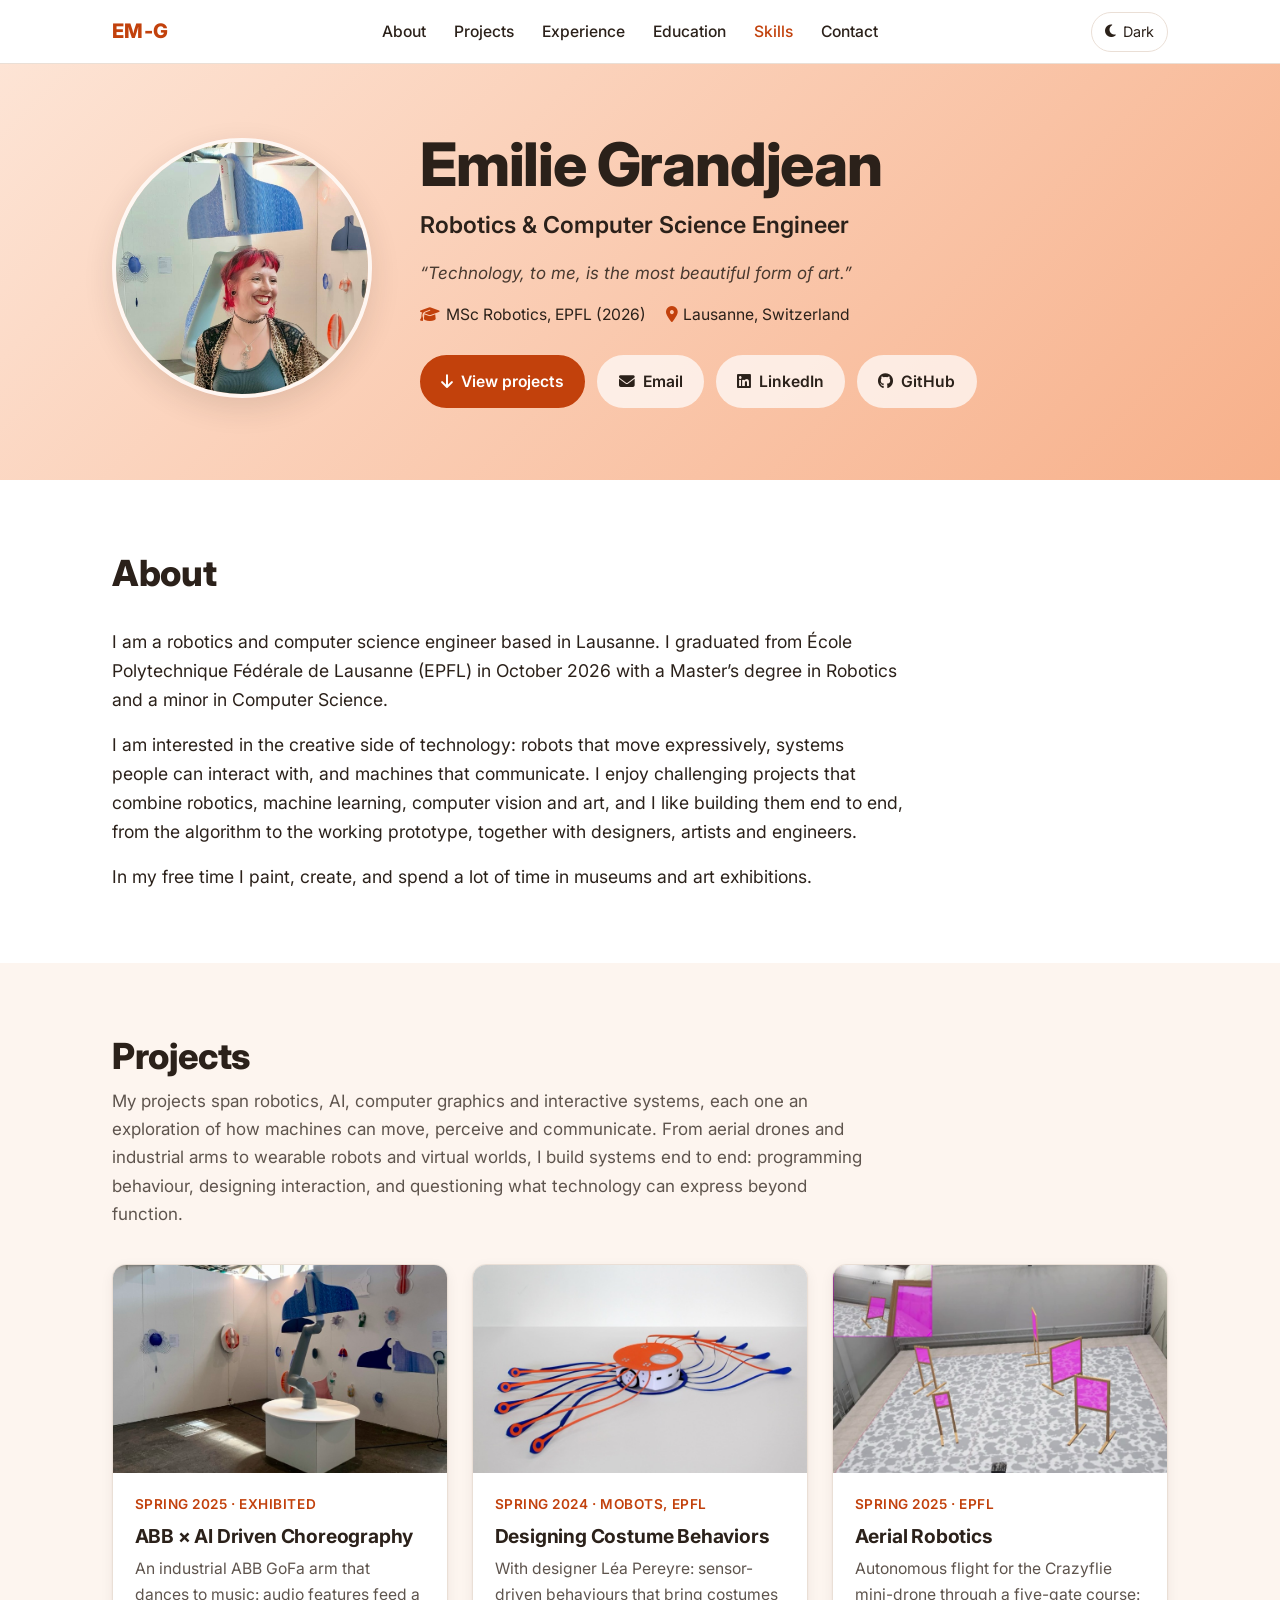
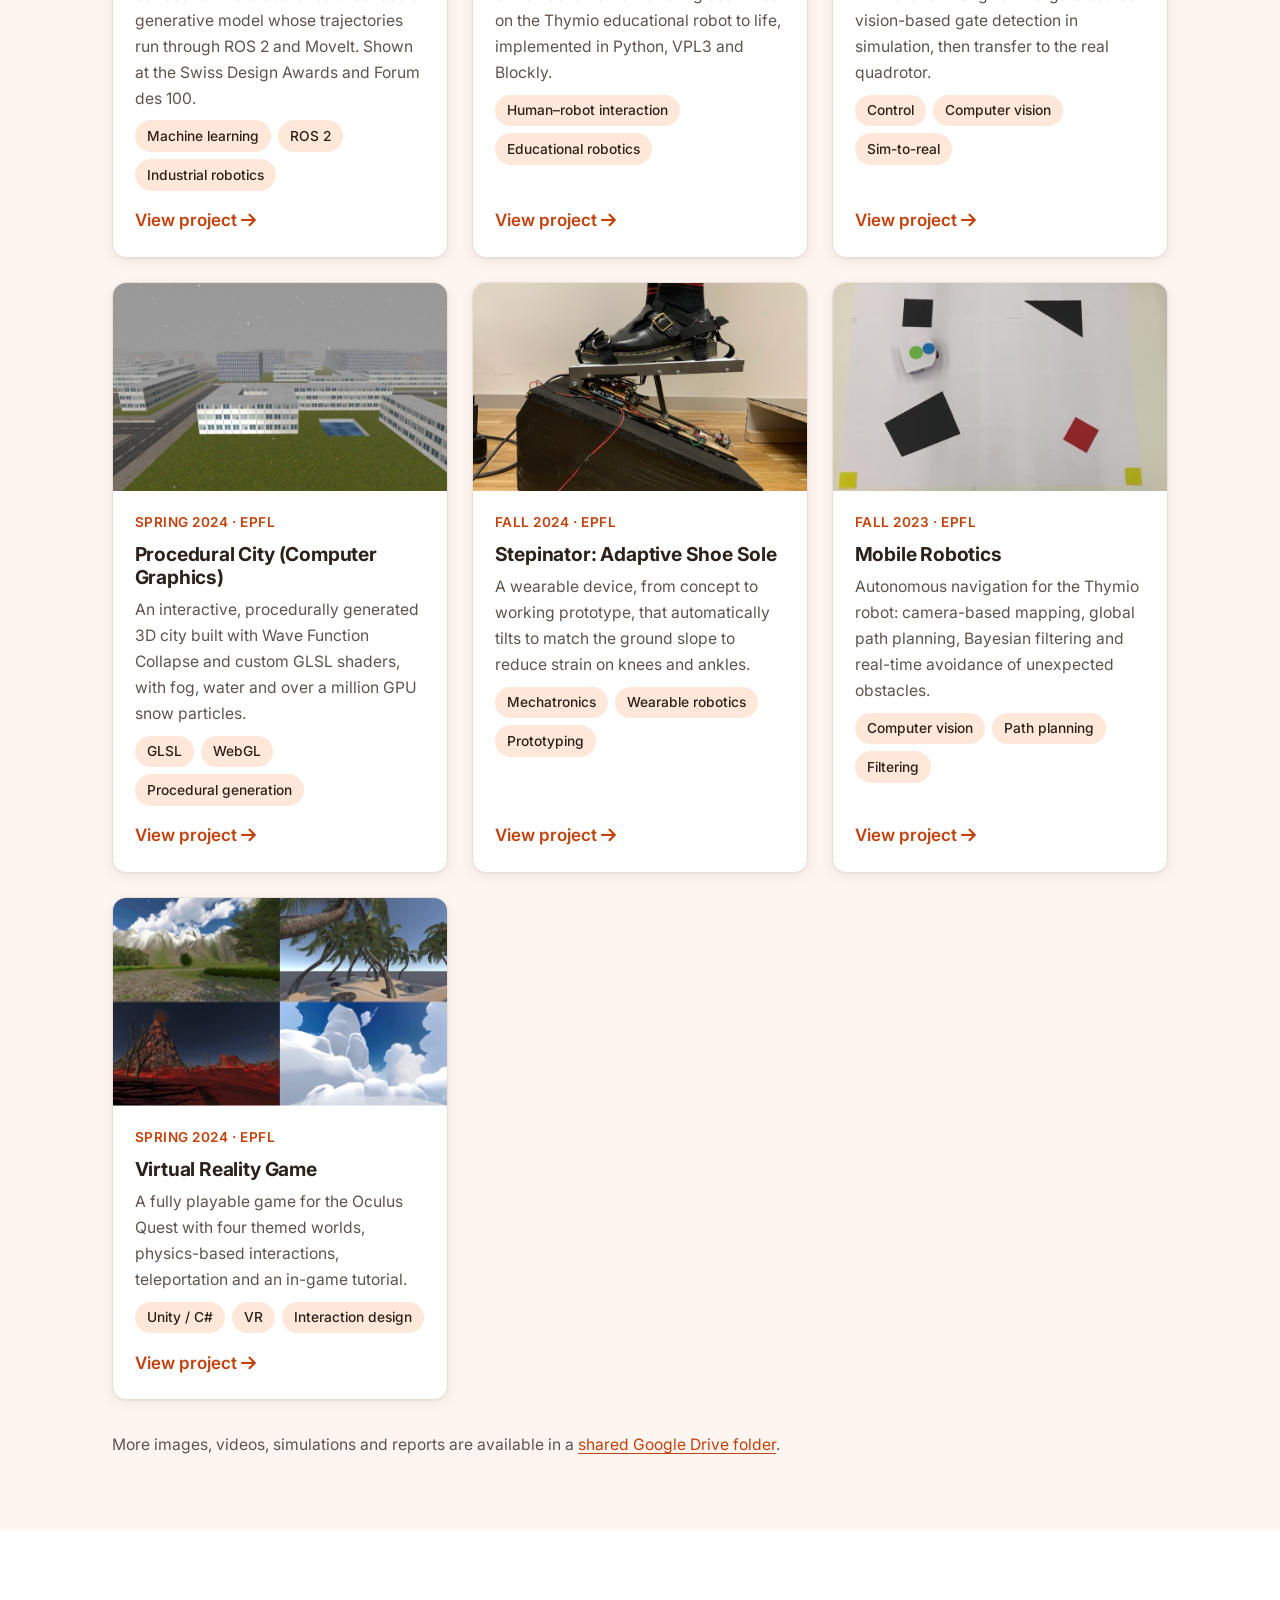
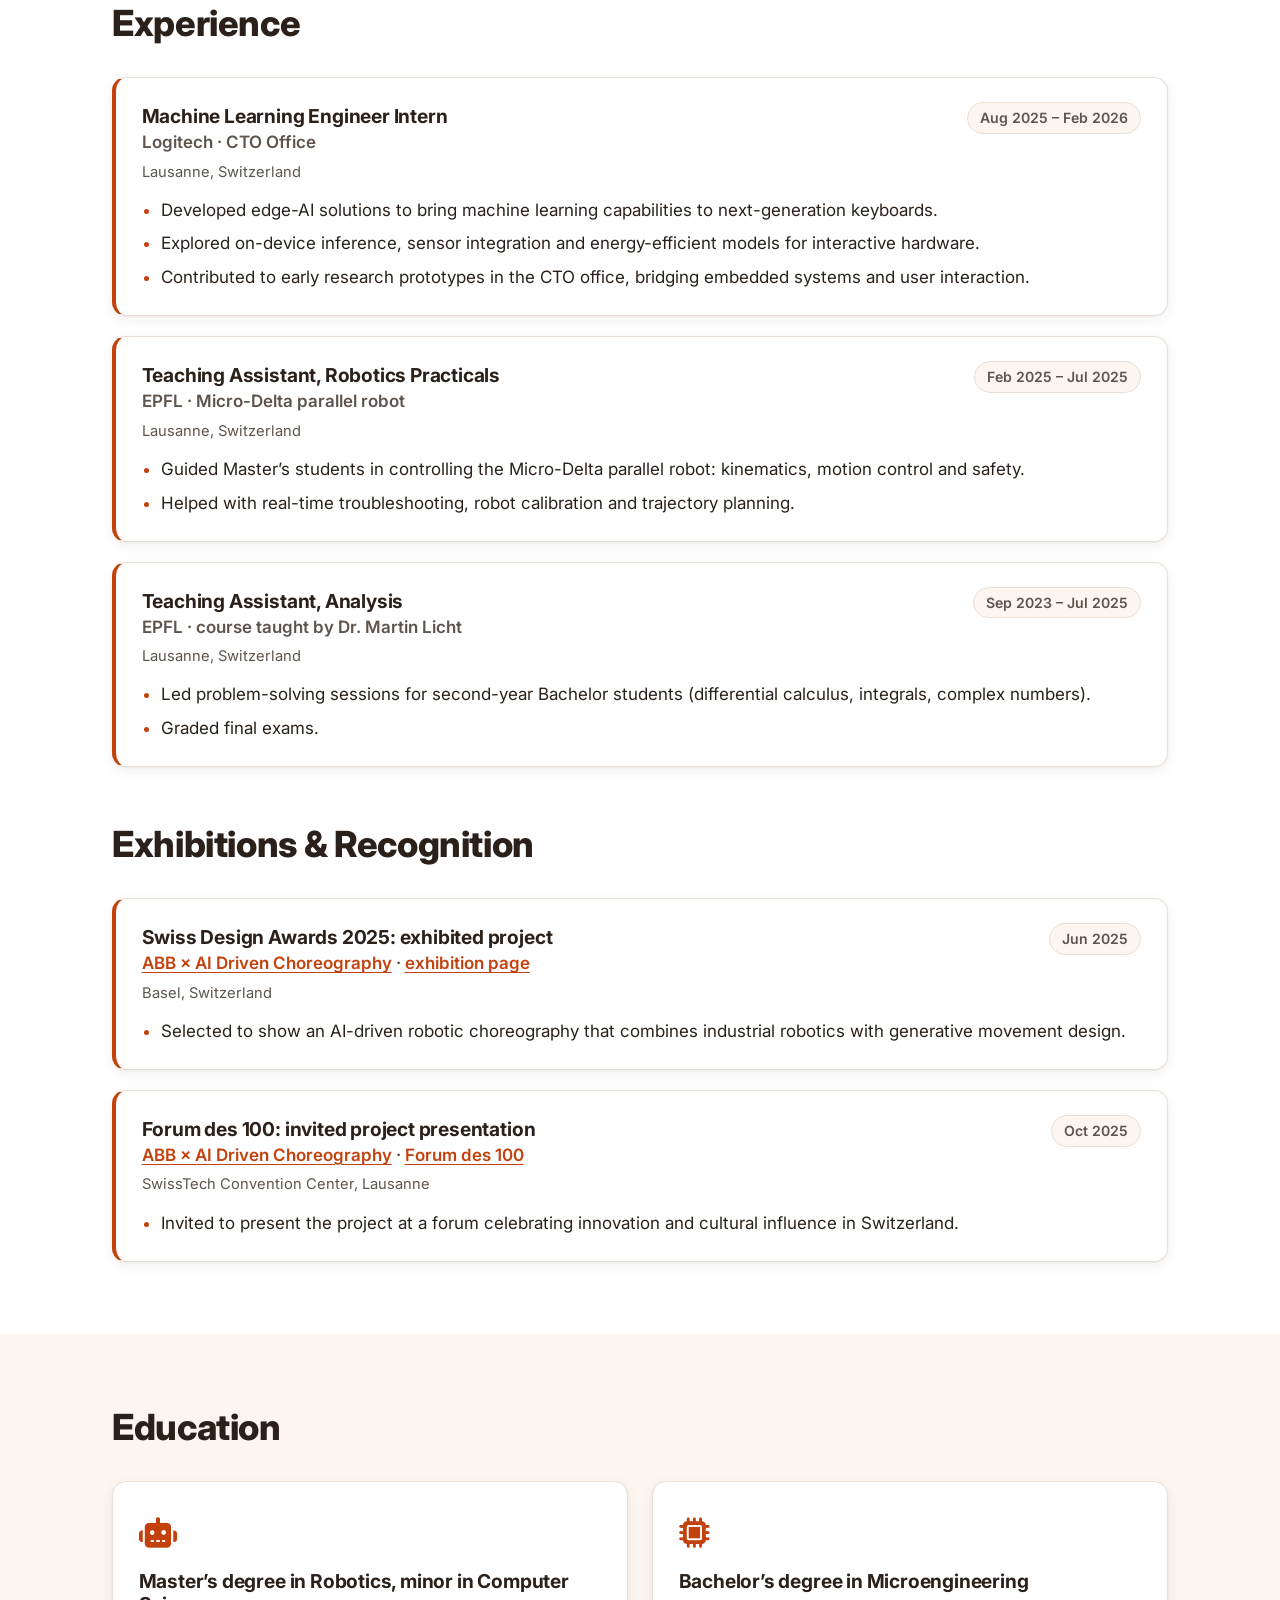
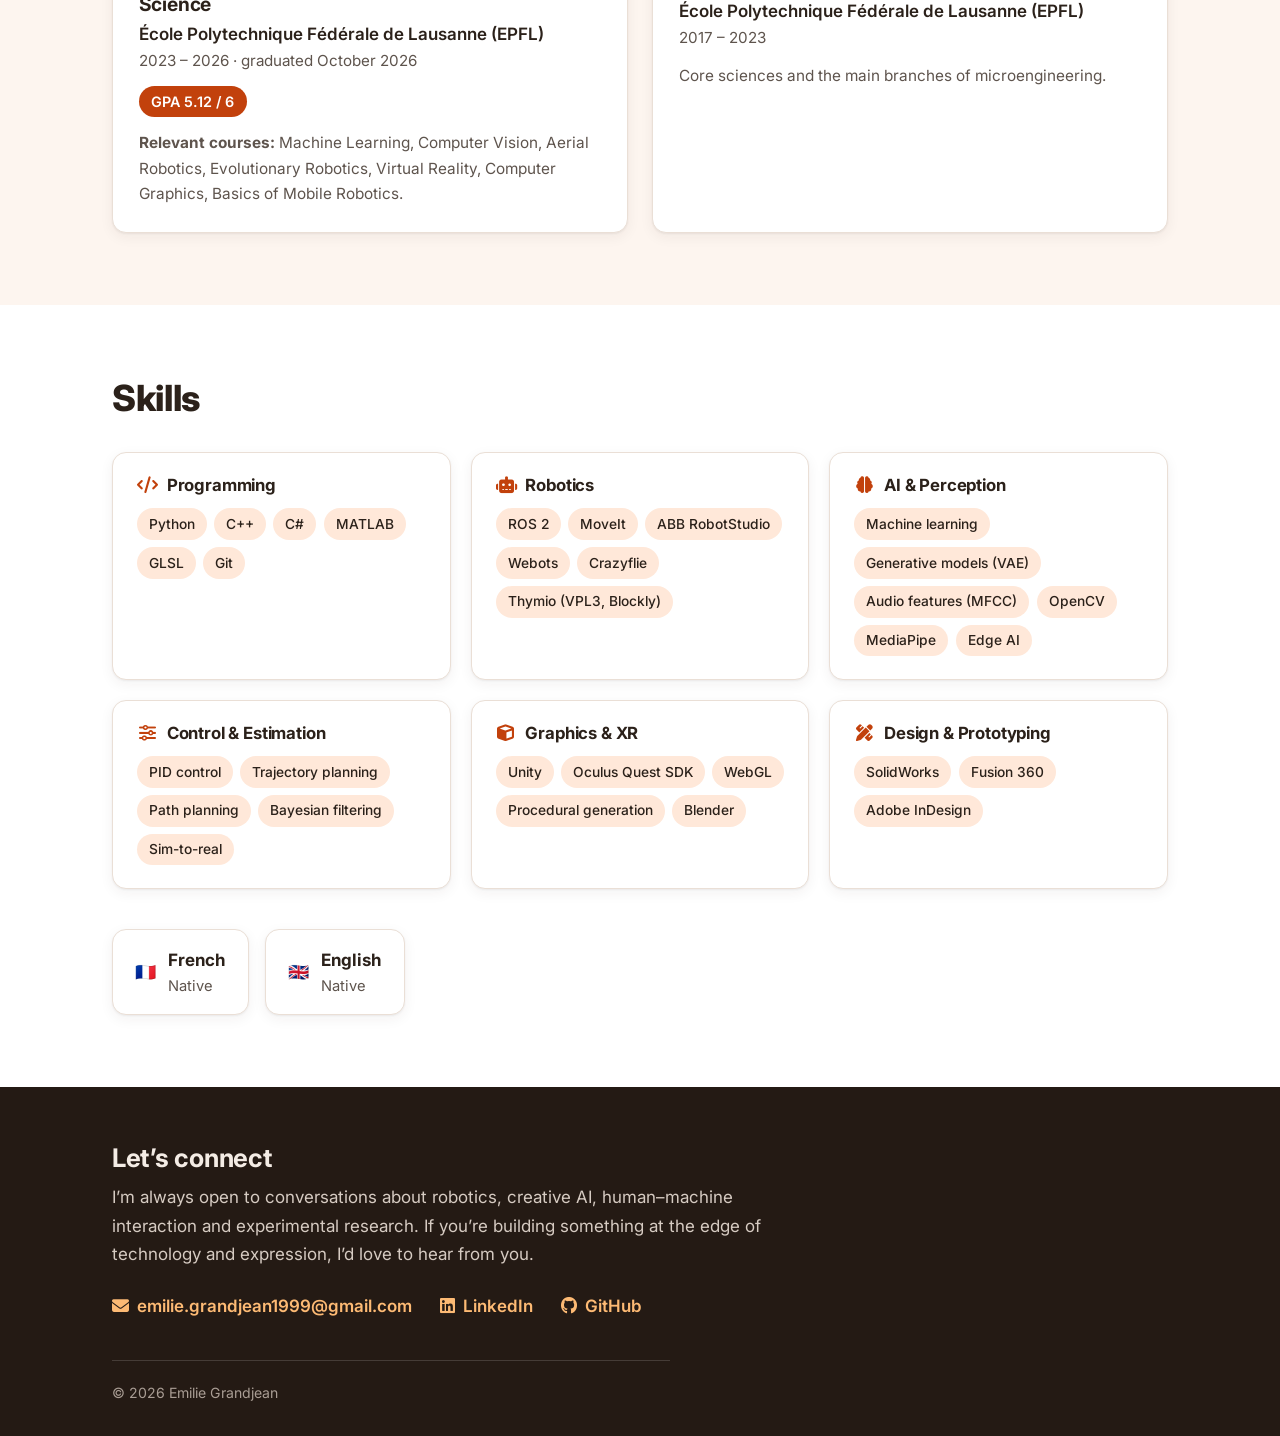
<file: index.html>
<!DOCTYPE html>
<html lang="en">
<head>
  <meta charset="UTF-8">
  <meta name="viewport" content="width=device-width, initial-scale=1">
  <title>Emilie Grandjean — Robotics &amp; Computer Science Engineer</title>
  <meta name="description" content="Portfolio of Emilie Grandjean, robotics and computer science engineer (EPFL). Expressive robotics, machine learning, computer vision, human–robot interaction and interactive systems.">
  <meta name="author" content="Emilie Grandjean">

  <!-- Link previews (LinkedIn, Slack, WhatsApp…) -->
  <meta property="og:type" content="website">
  <meta property="og:title" content="Emilie Grandjean — Robotics &amp; Computer Science Engineer">
  <meta property="og:description" content="Expressive robotics, machine learning, computer vision and interactive systems. EPFL MSc Robotics, 2026.">
  <meta property="og:url" content="https://emiliesdgh.github.io/portfolio/">
  <meta property="og:image" content="https://emiliesdgh.github.io/portfolio/assets/ABB/exhibition1.jpg">
  <meta name="twitter:card" content="summary_large_image">

  <link rel="icon" href="favicon.svg" type="image/svg+xml">
  <link rel="preconnect" href="https://fonts.googleapis.com">
  <link rel="preconnect" href="https://fonts.gstatic.com" crossorigin>
  <link href="https://fonts.googleapis.com/css2?family=Inter:wght@400;500;600;700;800&display=swap" rel="stylesheet">
  <link rel="stylesheet" href="https://cdnjs.cloudflare.com/ajax/libs/font-awesome/6.5.2/css/all.min.css">
  <link rel="stylesheet" href="css/styles.css">
  <script>(function(){var t;try{t=localStorage.getItem('theme')}catch(e){}if(!t)t=window.matchMedia('(prefers-color-scheme: dark)').matches?'dark':'light';var r=document.documentElement;r.setAttribute('data-theme',t);r.classList.add('js')})();</script>
</head>
<body>
  <a class="skip-link" href="#main">Skip to content</a>

  <header class="site-header">
    <div class="container">
      <a href="#top" class="logo" aria-label="Emilie Grandjean — back to top">EM-G</a>
      <nav aria-label="Main">
        <ul class="nav-links" id="nav-links">
          <li><a href="#about">About</a></li>
          <li><a href="#projects">Projects</a></li>
          <li><a href="#experience">Experience</a></li>
          <li><a href="#education">Education</a></li>
          <li><a href="#skills">Skills</a></li>
          <li><a href="#contact">Contact</a></li>
        </ul>
      </nav>
      <div class="header-right">
        <button id="theme-toggle" class="icon-btn" type="button" aria-label="Switch to dark mode">
          <i class="fas fa-moon" aria-hidden="true"></i><span class="theme-label">Dark</span>
        </button>
        <button id="menu-toggle" class="icon-btn menu-toggle" type="button" aria-label="Menu" aria-expanded="false" aria-controls="nav-links">
          <i class="fas fa-bars" aria-hidden="true"></i>
        </button>
      </div>
    </div>
  </header>

  <main id="main">
    <!-- ===== Hero ===== -->
    <section class="hero" id="top">
      <div class="container">
        <img src="assets/profile.jpg" alt="Portrait of Emilie Grandjean" class="profile-pic" width="900" height="1120">
        <div>
          <h1>Emilie Grandjean</h1>
          <p class="role">Robotics &amp; Computer Science Engineer</p>
          <p class="quote">“Technology, to me, is the most beautiful form of art.”</p>
          <div class="meta-line">
            <span><i class="fas fa-graduation-cap" aria-hidden="true"></i>MSc Robotics, EPFL (2026)</span>
            <span><i class="fas fa-location-dot" aria-hidden="true"></i>Lausanne, Switzerland</span>
          </div>
          <div class="hero-actions">
            <a class="btn btn-primary" href="#projects"><i class="fas fa-arrow-down" aria-hidden="true"></i>View projects</a>
            <a class="btn btn-ghost" href="mailto:emilie.grandjean1999@gmail.com"><i class="fas fa-envelope" aria-hidden="true"></i>Email</a>
            <a class="btn btn-ghost" href="https://www.linkedin.com/in/emilie-grandjean-032227279/" target="_blank" rel="noopener"><i class="fab fa-linkedin" aria-hidden="true"></i>LinkedIn</a>
            <a class="btn btn-ghost" href="https://github.com/emiliesdgh" target="_blank" rel="noopener"><i class="fab fa-github" aria-hidden="true"></i>GitHub</a>
            <!-- TODO: add a one-page CV PDF to assets/ and uncomment:
            <a class="btn btn-ghost" href="assets/Emilie_Grandjean_CV.pdf" download><i class="fas fa-file-arrow-down" aria-hidden="true"></i>CV (PDF)</a> -->
          </div>
        </div>
      </div>
    </section>

    <!-- ===== About ===== -->
    <section class="section about" id="about">
      <div class="container reveal">
        <h2 class="section-title">About</h2>
        <p>I am a robotics and computer science engineer based in Lausanne. I graduated from École Polytechnique Fédérale de Lausanne (EPFL) in October 2026 with a Master’s degree in Robotics and a minor in Computer Science.</p>
        <p>I am interested in the creative side of technology: robots that move expressively, systems people can interact with, and machines that communicate. I enjoy challenging projects that combine robotics, machine learning, computer vision and art, and I like building them end to end, from the algorithm to the working prototype, together with designers, artists and engineers.</p>
        <p>In my free time I paint, create, and spend a lot of time in museums and art exhibitions.</p>
      </div>
    </section>

    <!-- ===== Projects ===== -->
    <section class="section alt" id="projects">
      <div class="container">
        <h2 class="section-title reveal">Projects</h2>
        <p class="section-intro reveal">My projects span robotics, AI, computer graphics and interactive systems, each one an exploration of how machines can move, perceive and communicate. From aerial drones and industrial arms to wearable robots and virtual worlds, I build systems end to end: programming behaviour, designing interaction, and questioning what technology can express beyond function.</p>

        <div class="projects-grid">
          <a class="card project-card reveal" href="projects/abb-choreography.html">
            <img class="thumb" src="assets/thumbs/abb.jpg" alt="ABB GoFa robot arm with blue fabric wings at the Swiss Design Awards exhibition" width="800" height="553" loading="lazy">
            <div class="body">
              <span class="when">Spring 2025 · Exhibited</span>
              <h3>ABB × AI Driven Choreography</h3>
              <p>An industrial ABB GoFa arm that dances to music: audio features feed a generative model whose trajectories run through ROS&nbsp;2 and MoveIt. Shown at the Swiss Design Awards and Forum des 100.</p>
              <ul class="tags"><li class="tag">Machine learning</li><li class="tag">ROS 2</li><li class="tag">Industrial robotics</li></ul>
              <span class="more">View project <i class="fas fa-arrow-right" aria-hidden="true"></i></span>
            </div>
          </a>

          <a class="card project-card reveal" href="projects/costume-behaviors.html">
            <img class="thumb" src="assets/thumbs/costumes.jpg" alt="Thymio robot wearing an orange and blue ribbon costume" width="800" height="533" loading="lazy">
            <div class="body">
              <span class="when">Spring 2024 · MOBOTS, EPFL</span>
              <h3>Designing Costume Behaviors</h3>
              <p>With designer Léa Pereyre: sensor-driven behaviours that bring costumes on the Thymio educational robot to life, implemented in Python, VPL3 and Blockly.</p>
              <ul class="tags"><li class="tag">Human–robot interaction</li><li class="tag">Educational robotics</li></ul>
              <span class="more">View project <i class="fas fa-arrow-right" aria-hidden="true"></i></span>
            </div>
          </a>

          <a class="card project-card reveal" href="projects/aerial-robotics.html">
            <img class="thumb" src="assets/thumbs/aerial.jpg" alt="Webots simulation of the drone arena with five pink gates" width="800" height="628" loading="lazy">
            <div class="body">
              <span class="when">Spring 2025 · EPFL</span>
              <h3>Aerial Robotics</h3>
              <p>Autonomous flight for the Crazyflie mini-drone through a five-gate course: vision-based gate detection in simulation, then transfer to the real quadrotor.</p>
              <ul class="tags"><li class="tag">Control</li><li class="tag">Computer vision</li><li class="tag">Sim-to-real</li></ul>
              <span class="more">View project <i class="fas fa-arrow-right" aria-hidden="true"></i></span>
            </div>
          </a>

          <a class="card project-card reveal" href="projects/cg-city.html">
            <img class="thumb" src="assets/thumbs/cg.jpg" alt="Procedurally generated city with snowfall and fog" width="800" height="453" loading="lazy">
            <div class="body">
              <span class="when">Spring 2024 · EPFL</span>
              <h3>Procedural City (Computer Graphics)</h3>
              <p>An interactive, procedurally generated 3D city built with Wave Function Collapse and custom GLSL shaders, with fog, water and over a million GPU snow particles.</p>
              <ul class="tags"><li class="tag">GLSL</li><li class="tag">WebGL</li><li class="tag">Procedural generation</li></ul>
              <span class="more">View project <i class="fas fa-arrow-right" aria-hidden="true"></i></span>
            </div>
          </a>

          <a class="card project-card reveal" href="projects/stepinator.html">
            <img class="thumb" src="assets/thumbs/stepinator.jpg" alt="Stepinator prototype: shoe on an actuated sole standing on a wooden slope" width="800" height="600" loading="lazy">
            <div class="body">
              <span class="when">Fall 2024 · EPFL</span>
              <h3>Stepinator: Adaptive Shoe Sole</h3>
              <p>A wearable device, from concept to working prototype, that automatically tilts to match the ground slope to reduce strain on knees and ankles.</p>
              <ul class="tags"><li class="tag">Mechatronics</li><li class="tag">Wearable robotics</li><li class="tag">Prototyping</li></ul>
              <span class="more">View project <i class="fas fa-arrow-right" aria-hidden="true"></i></span>
            </div>
          </a>

          <a class="card project-card reveal" href="projects/mobile-robotics.html">
            <img class="thumb" src="assets/thumbs/mobile.jpg" alt="Top-down camera view of the Thymio robot, black obstacles and the red target" width="800" height="580" loading="lazy">
            <div class="body">
              <span class="when">Fall 2023 · EPFL</span>
              <h3>Mobile Robotics</h3>
              <p>Autonomous navigation for the Thymio robot: camera-based mapping, global path planning, Bayesian filtering and real-time avoidance of unexpected obstacles.</p>
              <ul class="tags"><li class="tag">Computer vision</li><li class="tag">Path planning</li><li class="tag">Filtering</li></ul>
              <span class="more">View project <i class="fas fa-arrow-right" aria-hidden="true"></i></span>
            </div>
          </a>

          <a class="card project-card reveal" href="projects/vr-game.html">
            <img class="thumb" src="assets/thumbs/vr.jpg" alt="Four VR worlds: forest, beach, lava and clouds" width="800" height="438" loading="lazy">
            <div class="body">
              <span class="when">Spring 2024 · EPFL</span>
              <h3>Virtual Reality Game</h3>
              <p>A fully playable game for the Oculus Quest with four themed worlds, physics-based interactions, teleportation and an in-game tutorial.</p>
              <ul class="tags"><li class="tag">Unity / C#</li><li class="tag">VR</li><li class="tag">Interaction design</li></ul>
              <span class="more">View project <i class="fas fa-arrow-right" aria-hidden="true"></i></span>
            </div>
          </a>
        </div>

        <p class="note reveal">More images, videos, simulations and reports are available in a <a href="https://drive.google.com/drive/folders/1whRhh3ljV33WEz0Smn51saUxJyOK9xPu?usp=sharing" target="_blank" rel="noopener">shared Google Drive folder</a>.</p>
      </div>
    </section>

    <!-- ===== Experience ===== -->
    <section class="section" id="experience">
      <div class="container">
        <h2 class="section-title reveal">Experience</h2>
        <div class="timeline">
          <article class="card entry reveal">
            <div class="entry-head">
              <div>
                <h3>Machine Learning Engineer Intern</h3>
                <div class="org">Logitech · CTO Office</div>
              </div>
              <span class="date">Aug 2025 – Feb 2026</span>
            </div>
            <div class="place">Lausanne, Switzerland</div>
            <ul>
              <li>Developed edge-AI solutions to bring machine learning capabilities to next-generation keyboards.</li>
              <li>Explored on-device inference, sensor integration and energy-efficient models for interactive hardware.</li>
              <li>Contributed to early research prototypes in the CTO office, bridging embedded systems and user interaction.</li>
            </ul>
          </article>

          <article class="card entry reveal">
            <div class="entry-head">
              <div>
                <h3>Teaching Assistant, Robotics Practicals</h3>
                <div class="org">EPFL · Micro-Delta parallel robot</div>
              </div>
              <span class="date">Feb 2025 – Jul 2025</span>
            </div>
            <div class="place">Lausanne, Switzerland</div>
            <ul>
              <li>Guided Master’s students in controlling the Micro-Delta parallel robot: kinematics, motion control and safety.</li>
              <li>Helped with real-time troubleshooting, robot calibration and trajectory planning.</li>
            </ul>
          </article>

          <article class="card entry reveal">
            <div class="entry-head">
              <div>
                <h3>Teaching Assistant, Analysis</h3>
                <div class="org">EPFL · course taught by Dr. Martin Licht</div>
              </div>
              <span class="date">Sep 2023 – Jul 2025</span>
            </div>
            <div class="place">Lausanne, Switzerland</div>
            <ul>
              <li>Led problem-solving sessions for second-year Bachelor students (differential calculus, integrals, complex numbers).</li>
              <li>Graded final exams.</li>
            </ul>
          </article>
        </div>

        <h2 class="section-title reveal" id="recognition" style="margin-top:3.5rem">Exhibitions &amp; Recognition</h2>
        <div class="timeline">
          <article class="card entry reveal">
            <div class="entry-head">
              <div>
                <h3>Swiss Design Awards 2025: exhibited project</h3>
                <div class="org"><a href="projects/abb-choreography.html">ABB × AI Driven Choreography</a> · <a href="https://swissdesignawards.ch/en/2025/claire-lea" target="_blank" rel="noopener">exhibition page</a></div>
              </div>
              <span class="date">Jun 2025</span>
            </div>
            <div class="place">Basel, Switzerland</div>
            <ul>
              <li>Selected to show an AI-driven robotic choreography that combines industrial robotics with generative movement design.</li>
            </ul>
          </article>

          <article class="card entry reveal">
            <div class="entry-head">
              <div>
                <h3>Forum des 100: invited project presentation</h3>
                <div class="org"><a href="projects/abb-choreography.html">ABB × AI Driven Choreography</a> · <a href="https://www.forumdes100.ch/edition-25" target="_blank" rel="noopener">Forum des 100</a></div>
              </div>
              <span class="date">Oct 2025</span>
            </div>
            <div class="place">SwissTech Convention Center, Lausanne</div>
            <ul>
              <li>Invited to present the project at a forum celebrating innovation and cultural influence in Switzerland.</li>
            </ul>
          </article>
        </div>
      </div>
    </section>

    <!-- ===== Education ===== -->
    <section class="section alt" id="education">
      <div class="container">
        <h2 class="section-title reveal">Education</h2>
        <div class="edu-grid">
          <article class="card edu reveal">
            <div class="icon"><i class="fas fa-robot" aria-hidden="true"></i></div>
            <h3>Master’s degree in Robotics, minor in Computer Science</h3>
            <div class="school">École Polytechnique Fédérale de Lausanne (EPFL)</div>
            <div class="date">2023 – 2026 · graduated October 2026</div>
            <span class="grade">GPA 5.12 / 6</span>
            <p class="courses"><strong>Relevant courses:</strong> Machine Learning, Computer Vision, Aerial Robotics, Evolutionary Robotics, Virtual Reality, Computer Graphics, Basics of Mobile Robotics.</p>
          </article>

          <article class="card edu reveal">
            <div class="icon"><i class="fas fa-microchip" aria-hidden="true"></i></div>
            <h3>Bachelor’s degree in Microengineering</h3>
            <div class="school">École Polytechnique Fédérale de Lausanne (EPFL)</div>
            <div class="date">2017 – 2023</div>
            <p class="courses">Core sciences and the main branches of microengineering.</p>
          </article>
        </div>
      </div>
    </section>

    <!-- ===== Skills ===== -->
    <section class="section" id="skills">
      <div class="container">
        <h2 class="section-title reveal">Skills</h2>
        <div class="skills-grid">
          <div class="card skill-group reveal">
            <h3><i class="fas fa-code" aria-hidden="true"></i>Programming</h3>
            <ul class="tags"><li class="tag">Python</li><li class="tag">C++</li><li class="tag">C#</li><li class="tag">MATLAB</li><li class="tag">GLSL</li><li class="tag">Git</li></ul>
          </div>
          <div class="card skill-group reveal">
            <h3><i class="fas fa-robot" aria-hidden="true"></i>Robotics</h3>
            <ul class="tags"><li class="tag">ROS 2</li><li class="tag">MoveIt</li><li class="tag">ABB RobotStudio</li><li class="tag">Webots</li><li class="tag">Crazyflie</li><li class="tag">Thymio (VPL3, Blockly)</li></ul>
          </div>
          <div class="card skill-group reveal">
            <h3><i class="fas fa-brain" aria-hidden="true"></i>AI &amp; Perception</h3>
            <ul class="tags"><li class="tag">Machine learning</li><li class="tag">Generative models (VAE)</li><li class="tag">Audio features (MFCC)</li><li class="tag">OpenCV</li><li class="tag">MediaPipe</li><li class="tag">Edge AI</li></ul>
          </div>
          <div class="card skill-group reveal">
            <h3><i class="fas fa-sliders" aria-hidden="true"></i>Control &amp; Estimation</h3>
            <ul class="tags"><li class="tag">PID control</li><li class="tag">Trajectory planning</li><li class="tag">Path planning</li><li class="tag">Bayesian filtering</li><li class="tag">Sim-to-real</li></ul>
          </div>
          <div class="card skill-group reveal">
            <h3><i class="fas fa-cube" aria-hidden="true"></i>Graphics &amp; XR</h3>
            <ul class="tags"><li class="tag">Unity</li><li class="tag">Oculus Quest SDK</li><li class="tag">WebGL</li><li class="tag">Procedural generation</li><li class="tag">Blender</li></ul>
          </div>
          <div class="card skill-group reveal">
            <h3><i class="fas fa-pen-ruler" aria-hidden="true"></i>Design &amp; Prototyping</h3>
            <ul class="tags"><li class="tag">SolidWorks</li><li class="tag">Fusion 360</li><li class="tag">Adobe InDesign</li></ul>
          </div>
        </div>

        <div class="languages reveal" aria-label="Languages">
          <div class="card language"><span aria-hidden="true">🇫🇷</span><div><div class="name">French</div><div class="level">Native</div></div></div>
          <div class="card language"><span aria-hidden="true">🇬🇧</span><div><div class="name">English</div><div class="level">Native</div></div></div>
        </div>
      </div>
    </section>
  </main>

  <!-- ===== Footer / contact ===== -->
  <footer class="site-footer" id="contact">
    <div class="container">
      <h2>Let’s connect</h2>
      <p>I’m always open to conversations about robotics, creative AI, human–machine interaction and experimental research. If you’re building something at the edge of technology and expression, I’d love to hear from you.</p>
      <div class="links">
        <a href="mailto:emilie.grandjean1999@gmail.com"><i class="fas fa-envelope" aria-hidden="true"></i>emilie.grandjean1999@gmail.com</a>
        <a href="https://www.linkedin.com/in/emilie-grandjean-032227279/" target="_blank" rel="noopener"><i class="fab fa-linkedin" aria-hidden="true"></i>LinkedIn</a>
        <a href="https://github.com/emiliesdgh" target="_blank" rel="noopener"><i class="fab fa-github" aria-hidden="true"></i>GitHub</a>
      </div>
      <p class="copy">© <span id="year">2026</span> Emilie Grandjean</p>
    </div>
  </footer>

  <script src="js/main.js"></script>
</body>
</html>
</file>
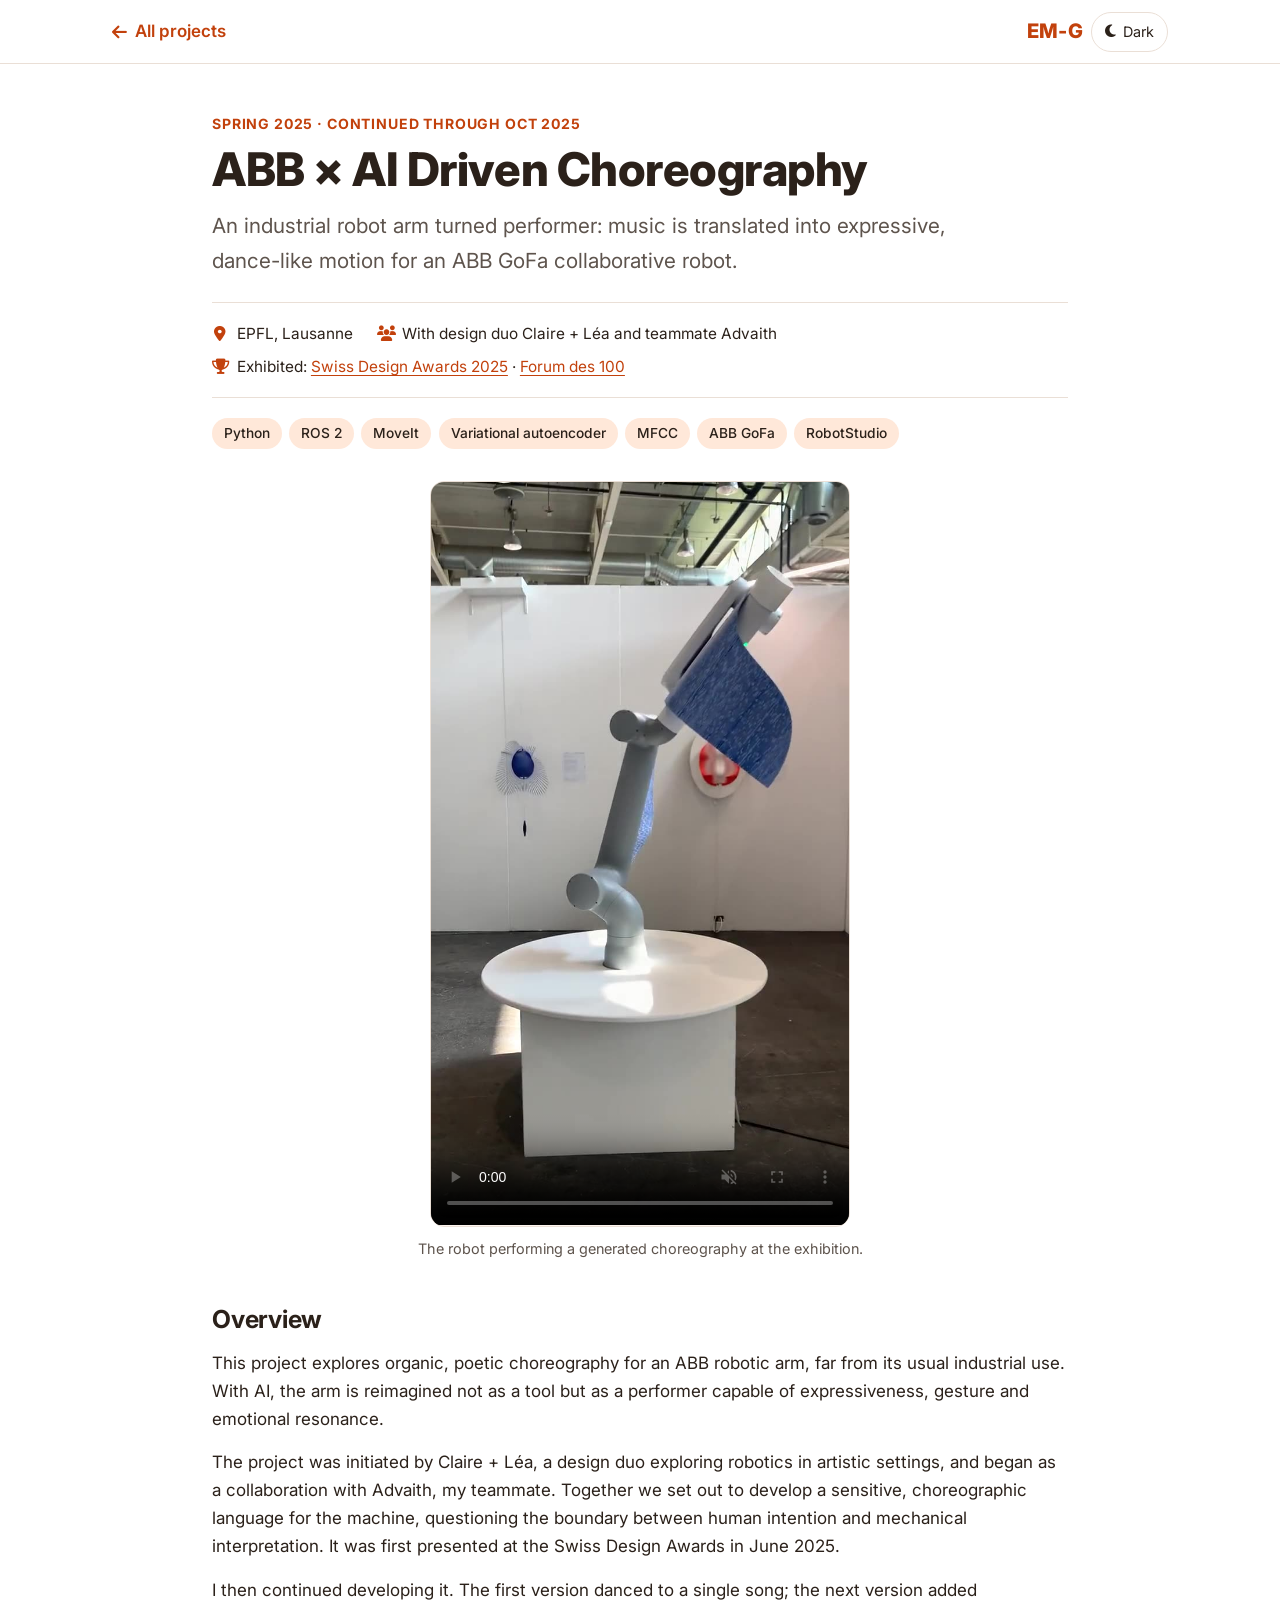
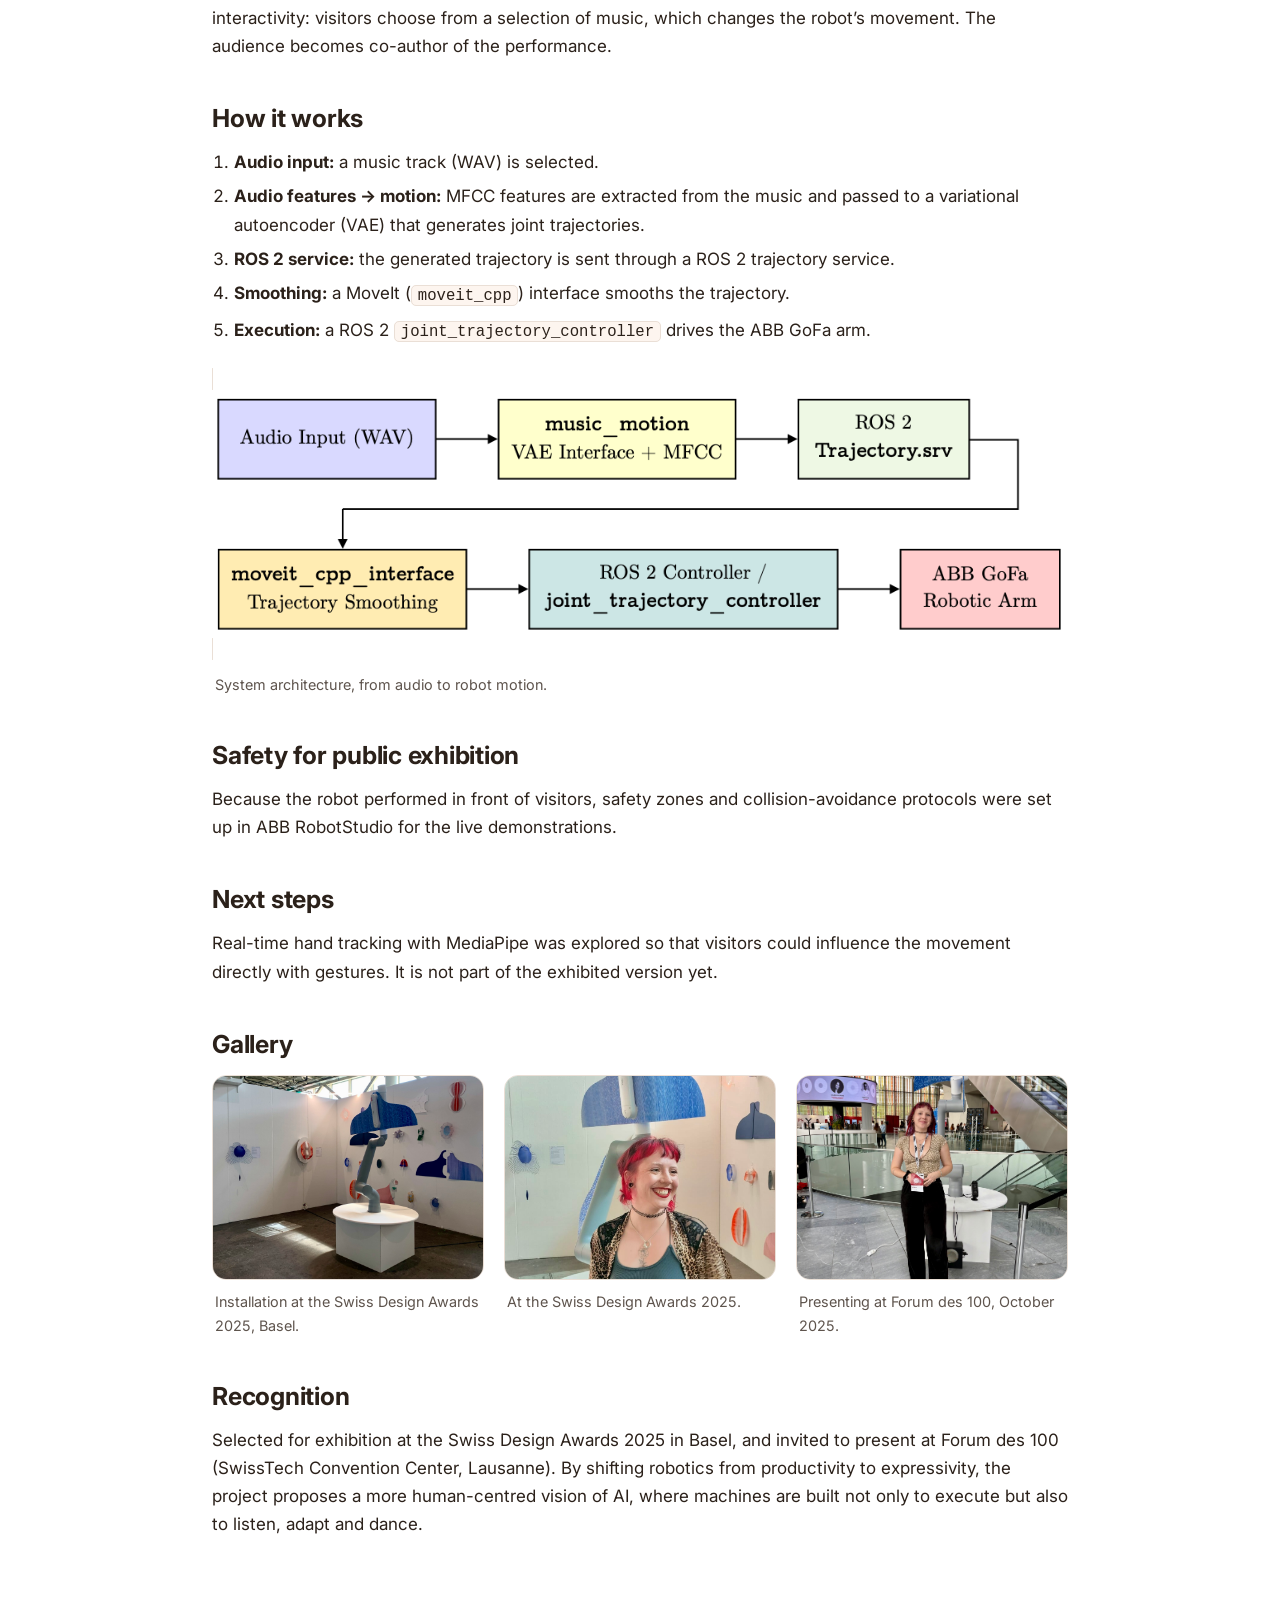
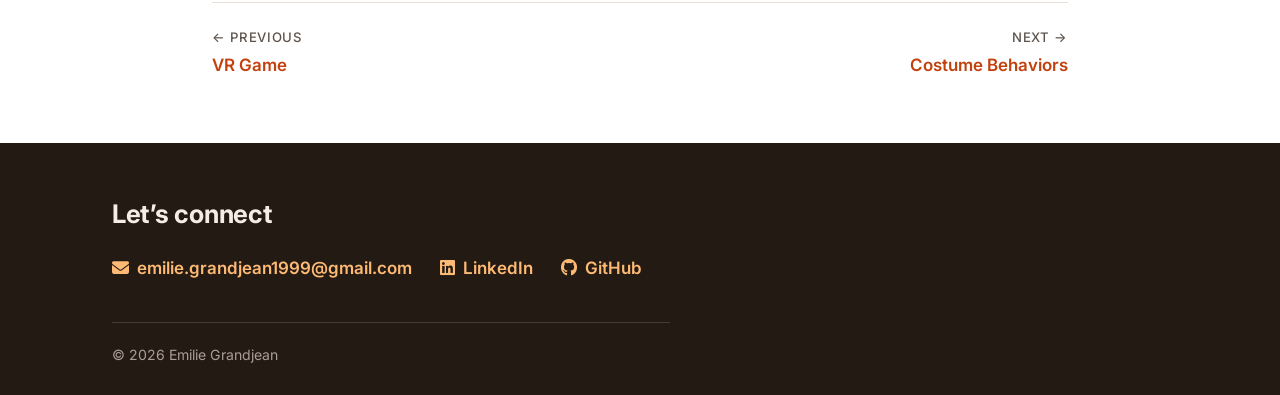
<file: projects/abb-choreography.html>
<!DOCTYPE html>
<html lang="en">
<head>
  <meta charset="UTF-8">
  <meta name="viewport" content="width=device-width, initial-scale=1">
  <title>ABB × AI Driven Choreography — Emilie Grandjean</title>
  <meta name="description" content="An ABB GoFa industrial robot arm that dances to music, driven by a VAE over audio features and executed through ROS 2 and MoveIt. Exhibited at the Swiss Design Awards 2025.">
  <meta property="og:type" content="article">
  <meta property="og:title" content="ABB × AI Driven Choreography — Emilie Grandjean">
  <meta property="og:description" content="An ABB GoFa industrial robot arm that dances to music, driven by a VAE over audio features and executed through ROS 2 and MoveIt. Exhibited at the Swiss Design Awards 2025.">
  <meta property="og:url" content="https://emiliesdgh.github.io/portfolio/projects/abb-choreography.html">
  <meta property="og:image" content="https://emiliesdgh.github.io/portfolio/assets/ABB/exhibition1.jpg">
  <meta name="twitter:card" content="summary_large_image">
  <link rel="icon" href="../favicon.svg" type="image/svg+xml">
  <link rel="preconnect" href="https://fonts.googleapis.com">
  <link rel="preconnect" href="https://fonts.gstatic.com" crossorigin>
  <link href="https://fonts.googleapis.com/css2?family=Inter:wght@400;500;600;700;800&display=swap" rel="stylesheet">
  <link rel="stylesheet" href="https://cdnjs.cloudflare.com/ajax/libs/font-awesome/6.5.2/css/all.min.css">
  <link rel="stylesheet" href="../css/styles.css">
  <script>(function(){var t;try{t=localStorage.getItem('theme')}catch(e){}if(!t)t=window.matchMedia('(prefers-color-scheme: dark)').matches?'dark':'light';var r=document.documentElement;r.setAttribute('data-theme',t);r.classList.add('js')})();</script>
</head>
<body>
  <a class="skip-link" href="#main">Skip to content</a>

  <header class="site-header">
    <div class="container">
      <a href="../index.html#projects" class="back-link"><i class="fas fa-arrow-left" aria-hidden="true"></i>All projects</a>
      <div class="header-right">
        <a href="../index.html" class="logo" aria-label="Emilie Grandjean — home">EM-G</a>
        <button id="theme-toggle" class="icon-btn" type="button" aria-label="Switch to dark mode">
          <i class="fas fa-moon" aria-hidden="true"></i><span class="theme-label">Dark</span>
        </button>
      </div>
    </div>
  </header>

  <main id="main" class="project">
    <div class="container">

      <p class="eyebrow">Spring 2025 · continued through Oct 2025</p>
      <h1>ABB × AI Driven Choreography</h1>
      <p class="lead">An industrial robot arm turned performer: music is translated into expressive, dance-like motion for an ABB GoFa collaborative robot.</p>
      <ul class="facts">
        <li><i class="fas fa-location-dot" aria-hidden="true"></i><span>EPFL, Lausanne</span></li>
        <li><i class="fas fa-users" aria-hidden="true"></i><span>With design duo Claire + Léa and teammate Advaith</span></li>
        <li><i class="fas fa-trophy" aria-hidden="true"></i><span>Exhibited: <a href="https://swissdesignawards.ch/en/2025/claire-lea" target="_blank" rel="noopener">Swiss Design Awards 2025</a> · <a href="https://www.forumdes100.ch/edition-25" target="_blank" rel="noopener">Forum des 100</a></span></li>
      </ul>
      <ul class="tags"><li class="tag">Python</li><li class="tag">ROS 2</li><li class="tag">MoveIt</li><li class="tag">Variational autoencoder</li><li class="tag">MFCC</li><li class="tag">ABB GoFa</li><li class="tag">RobotStudio</li></ul>
      
      <figure class="hero-media portrait">
        <div class="media"><video src="../assets/ABB/exhibition.mp4" poster="../assets/ABB/exhibition_poster.jpg" width="720" height="1280" muted loop playsinline preload="metadata" controls data-autoplay></video></div>
        <figcaption>The robot performing a generated choreography at the exhibition.</figcaption>
      </figure>

      <h2>Overview</h2>
      <p>This project explores organic, poetic choreography for an ABB robotic arm, far from its usual industrial use. With AI, the arm is reimagined not as a tool but as a performer capable of expressiveness, gesture and emotional resonance.</p>
      <p>The project was initiated by Claire + Léa, a design duo exploring robotics in artistic settings, and began as a collaboration with Advaith, my teammate. Together we set out to develop a sensitive, choreographic language for the machine, questioning the boundary between human intention and mechanical interpretation. It was first presented at the Swiss Design Awards in June 2025.</p>
      <p>I then continued developing it. The first version danced to a single song; the next version added interactivity: visitors choose from a selection of music, which changes the robot’s movement. The audience becomes co-author of the performance.</p>

      <h2>How it works</h2>
      <ol class="steps">
        <li><strong>Audio input:</strong> a music track (WAV) is selected.</li>
        <li><strong>Audio features → motion:</strong> MFCC features are extracted from the music and passed to a variational autoencoder (VAE) that generates joint trajectories.</li>
        <li><strong>ROS 2 service:</strong> the generated trajectory is sent through a ROS 2 trajectory service.</li>
        <li><strong>Smoothing:</strong> a MoveIt (<code>moveit_cpp</code>) interface smooths the trajectory.</li>
        <li><strong>Execution:</strong> a ROS 2 <code>joint_trajectory_controller</code> drives the ABB GoFa arm.</li>
      </ol>
      <figure class="wide-figure">
        <a class="media" href="../assets/ABB/system_architecture_audio2ros.png" target="_blank" rel="noopener"><img src="../assets/ABB/system_architecture_audio2ros.png" alt="Pipeline diagram: Audio input (WAV), music_motion (VAE + MFCC), ROS 2 Trajectory service, moveit_cpp_interface trajectory smoothing, ROS 2 joint_trajectory_controller, ABB GoFa robotic arm" width="2070" height="584" loading="lazy"></a>
        <figcaption>System architecture, from audio to robot motion.</figcaption>
      </figure>

      <h2>Safety for public exhibition</h2>
      <p>Because the robot performed in front of visitors, safety zones and collision-avoidance protocols were set up in ABB RobotStudio for the live demonstrations.</p>

      <h2>Next steps</h2>
      <p>Real-time hand tracking with MediaPipe was explored so that visitors could influence the movement directly with gestures. It is not part of the exhibited version yet.</p>

      <h2>Gallery</h2>
      <div class="gallery">
        <figure>
          <a class="media" href="../assets/ABB/exhibition1.jpg" target="_blank" rel="noopener"><img src="../assets/ABB/exhibition1.jpg" alt="ABB GoFa arm with blue fabric wings on a white pedestal in the exhibition space" width="1800" height="1244" loading="lazy"></a>
          <figcaption>Installation at the Swiss Design Awards 2025, Basel.</figcaption>
        </figure>
        <figure>
          <a class="media" href="../assets/ABB/emilie_abb.jpg" target="_blank" rel="noopener"><img src="../assets/ABB/emilie_abb.jpg" alt="Emilie Grandjean in front of the robot installation" width="900" height="1120" loading="lazy"></a>
          <figcaption>At the Swiss Design Awards 2025.</figcaption>
        </figure>
        <figure>
          <a class="media" href="../assets/ABB/forum_des_100.jpg" target="_blank" rel="noopener"><img src="../assets/ABB/forum_des_100.jpg" alt="Emilie Grandjean presenting next to the robot at the SwissTech Convention Center" width="1350" height="1800" loading="lazy"></a>
          <figcaption>Presenting at Forum des 100, October 2025.</figcaption>
        </figure>
      </div>

      <h2>Recognition</h2>
      <p>Selected for exhibition at the Swiss Design Awards 2025 in Basel, and invited to present at Forum des 100 (SwissTech Convention Center, Lausanne). By shifting robotics from productivity to expressivity, the project proposes a more human-centred vision of AI, where machines are built not only to execute but also to listen, adapt and dance.</p>
      <nav class="project-nav" aria-label="More projects">
        <a class="prev" href="vr-game.html"><span>← Previous</span>VR Game</a>
        <a class="next" href="costume-behaviors.html"><span>Next →</span>Costume Behaviors</a>
      </nav>
    </div>
  </main>

  <footer class="site-footer">
    <div class="container">
      <h2>Let’s connect</h2>
      <div class="links">
        <a href="mailto:emilie.grandjean1999@gmail.com"><i class="fas fa-envelope" aria-hidden="true"></i>emilie.grandjean1999@gmail.com</a>
        <a href="https://www.linkedin.com/in/emilie-grandjean-032227279/" target="_blank" rel="noopener"><i class="fab fa-linkedin" aria-hidden="true"></i>LinkedIn</a>
        <a href="https://github.com/emiliesdgh" target="_blank" rel="noopener"><i class="fab fa-github" aria-hidden="true"></i>GitHub</a>
      </div>
      <p class="copy">© <span id="year">2026</span> Emilie Grandjean</p>
    </div>
  </footer>

  <script src="../js/main.js"></script>
</body>
</html>
</file>
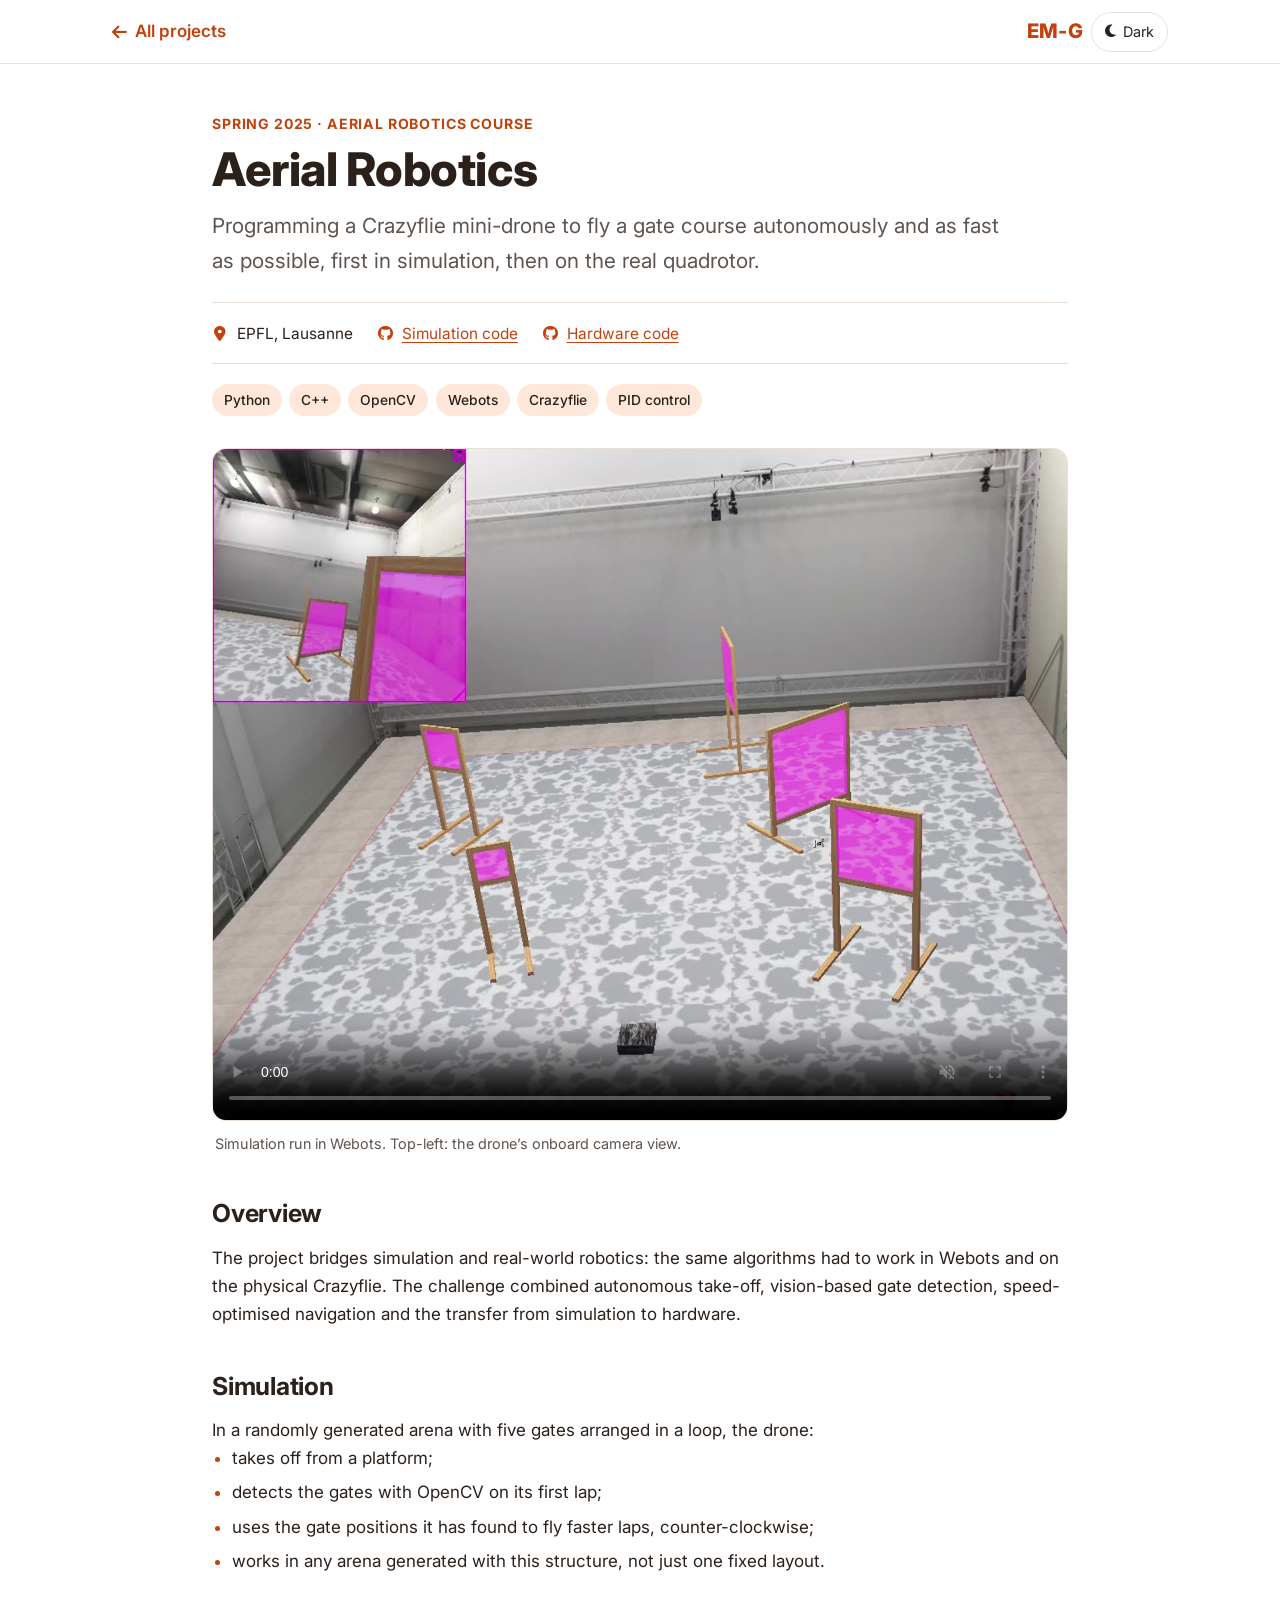
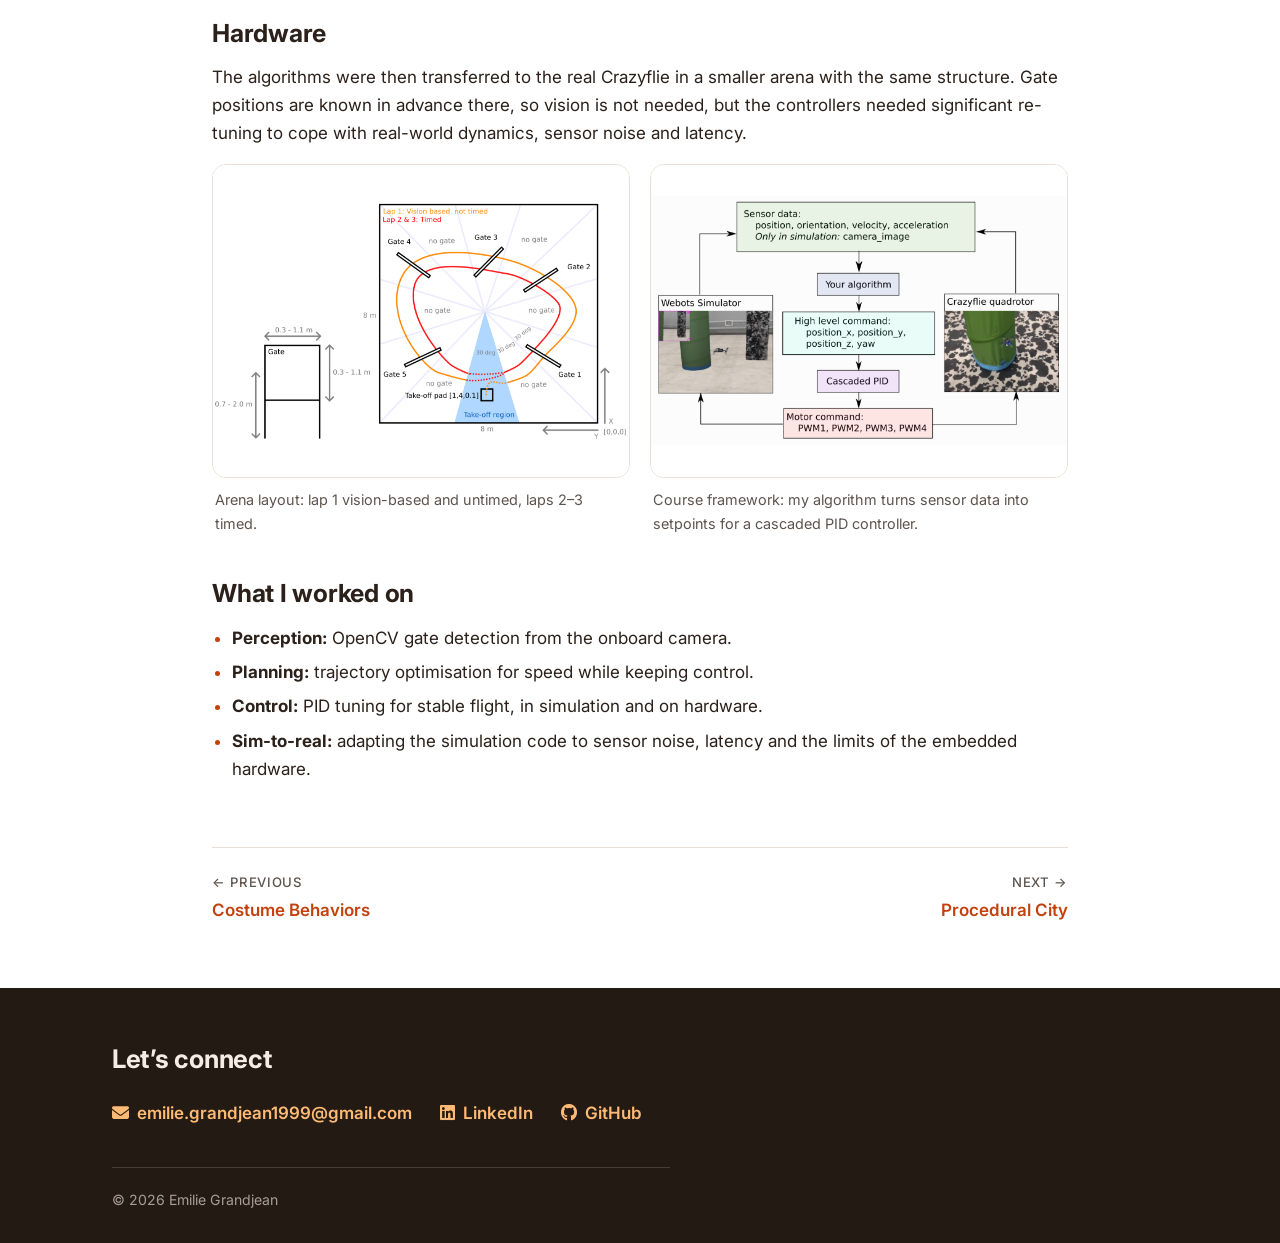
<file: projects/aerial-robotics.html>
<!DOCTYPE html>
<html lang="en">
<head>
  <meta charset="UTF-8">
  <meta name="viewport" content="width=device-width, initial-scale=1">
  <title>Aerial Robotics — Emilie Grandjean</title>
  <meta name="description" content="Autonomous flight for the Crazyflie mini-drone through a five-gate course: vision-based gate detection in Webots simulation, then transfer to the real quadrotor.">
  <meta property="og:type" content="article">
  <meta property="og:title" content="Aerial Robotics — Emilie Grandjean">
  <meta property="og:description" content="Autonomous flight for the Crazyflie mini-drone through a five-gate course: vision-based gate detection in Webots simulation, then transfer to the real quadrotor.">
  <meta property="og:url" content="https://emiliesdgh.github.io/portfolio/projects/aerial-robotics.html">
  <meta property="og:image" content="https://emiliesdgh.github.io/portfolio/assets/Aerial/simulation_poster.jpg">
  <meta name="twitter:card" content="summary_large_image">
  <link rel="icon" href="../favicon.svg" type="image/svg+xml">
  <link rel="preconnect" href="https://fonts.googleapis.com">
  <link rel="preconnect" href="https://fonts.gstatic.com" crossorigin>
  <link href="https://fonts.googleapis.com/css2?family=Inter:wght@400;500;600;700;800&display=swap" rel="stylesheet">
  <link rel="stylesheet" href="https://cdnjs.cloudflare.com/ajax/libs/font-awesome/6.5.2/css/all.min.css">
  <link rel="stylesheet" href="../css/styles.css">
  <script>(function(){var t;try{t=localStorage.getItem('theme')}catch(e){}if(!t)t=window.matchMedia('(prefers-color-scheme: dark)').matches?'dark':'light';var r=document.documentElement;r.setAttribute('data-theme',t);r.classList.add('js')})();</script>
</head>
<body>
  <a class="skip-link" href="#main">Skip to content</a>

  <header class="site-header">
    <div class="container">
      <a href="../index.html#projects" class="back-link"><i class="fas fa-arrow-left" aria-hidden="true"></i>All projects</a>
      <div class="header-right">
        <a href="../index.html" class="logo" aria-label="Emilie Grandjean — home">EM-G</a>
        <button id="theme-toggle" class="icon-btn" type="button" aria-label="Switch to dark mode">
          <i class="fas fa-moon" aria-hidden="true"></i><span class="theme-label">Dark</span>
        </button>
      </div>
    </div>
  </header>

  <main id="main" class="project">
    <div class="container">

      <p class="eyebrow">Spring 2025 · Aerial Robotics course</p>
      <h1>Aerial Robotics</h1>
      <p class="lead">Programming a Crazyflie mini-drone to fly a gate course autonomously and as fast as possible, first in simulation, then on the real quadrotor.</p>
      <ul class="facts">
        <li><i class="fas fa-location-dot" aria-hidden="true"></i><span>EPFL, Lausanne</span></li>
        <li><i class="fab fa-github" aria-hidden="true"></i><span><a href="https://github.com/emiliesdgh/AerialProject_2025" target="_blank" rel="noopener">Simulation code</a></span></li>
        <li><i class="fab fa-github" aria-hidden="true"></i><span><a href="https://github.com/emiliesdgh/AerialProject_2025Hardeware" target="_blank" rel="noopener">Hardware code</a></span></li>
      </ul>
      <ul class="tags"><li class="tag">Python</li><li class="tag">C++</li><li class="tag">OpenCV</li><li class="tag">Webots</li><li class="tag">Crazyflie</li><li class="tag">PID control</li></ul>
      
      <figure class="hero-media">
        <div class="media"><video src="../assets/Aerial/simulation.mp4" poster="../assets/Aerial/simulation_poster.jpg" width="1280" height="1006" muted loop playsinline preload="metadata" controls data-autoplay></video></div>
        <figcaption>Simulation run in Webots. Top-left: the drone’s onboard camera view.</figcaption>
      </figure>

      <h2>Overview</h2>
      <p>The project bridges simulation and real-world robotics: the same algorithms had to work in Webots and on the physical Crazyflie. The challenge combined autonomous take-off, vision-based gate detection, speed-optimised navigation and the transfer from simulation to hardware.</p>

      <h2>Simulation</h2>
      <p>In a randomly generated arena with five gates arranged in a loop, the drone:</p>
      <ul class="list">
        <li>takes off from a platform;</li>
        <li>detects the gates with OpenCV on its first lap;</li>
        <li>uses the gate positions it has found to fly faster laps, counter-clockwise;</li>
        <li>works in any arena generated with this structure, not just one fixed layout.</li>
      </ul>

      <h2>Hardware</h2>
      <p>The algorithms were then transferred to the real Crazyflie in a smaller arena with the same structure. Gate positions are known in advance there, so vision is not needed, but the controllers needed significant re-tuning to cope with real-world dynamics, sensor noise and latency.</p>

      <div class="gallery two">
        <figure>
          <a class="media contain" href="../assets/Aerial/aerial_map.png" target="_blank" rel="noopener"><img src="../assets/Aerial/aerial_map.png" alt="Arena diagram with five gates, take-off pad and flight paths for lap 1 and laps 2–3" width="1480" height="848" loading="lazy"></a>
          <figcaption>Arena layout: lap 1 vision-based and untimed, laps 2–3 timed.</figcaption>
        </figure>
        <figure>
          <a class="media contain" href="../assets/Aerial/system_scheme.png" target="_blank" rel="noopener"><img src="../assets/Aerial/system_scheme.png" alt="Diagram: sensor data, the student algorithm, high-level commands, cascaded PID and motor commands, for Webots and the Crazyflie" width="1350" height="806" loading="lazy"></a>
          <figcaption>Course framework: my algorithm turns sensor data into setpoints for a cascaded PID controller.</figcaption>
        </figure>
      </div>

      <h2>What I worked on</h2>
      <ul class="list">
        <li><strong>Perception:</strong> OpenCV gate detection from the onboard camera.</li>
        <li><strong>Planning:</strong> trajectory optimisation for speed while keeping control.</li>
        <li><strong>Control:</strong> PID tuning for stable flight, in simulation and on hardware.</li>
        <li><strong>Sim-to-real:</strong> adapting the simulation code to sensor noise, latency and the limits of the embedded hardware.</li>
      </ul>
      <nav class="project-nav" aria-label="More projects">
        <a class="prev" href="costume-behaviors.html"><span>← Previous</span>Costume Behaviors</a>
        <a class="next" href="cg-city.html"><span>Next →</span>Procedural City</a>
      </nav>
    </div>
  </main>

  <footer class="site-footer">
    <div class="container">
      <h2>Let’s connect</h2>
      <div class="links">
        <a href="mailto:emilie.grandjean1999@gmail.com"><i class="fas fa-envelope" aria-hidden="true"></i>emilie.grandjean1999@gmail.com</a>
        <a href="https://www.linkedin.com/in/emilie-grandjean-032227279/" target="_blank" rel="noopener"><i class="fab fa-linkedin" aria-hidden="true"></i>LinkedIn</a>
        <a href="https://github.com/emiliesdgh" target="_blank" rel="noopener"><i class="fab fa-github" aria-hidden="true"></i>GitHub</a>
      </div>
      <p class="copy">© <span id="year">2026</span> Emilie Grandjean</p>
    </div>
  </footer>

  <script src="../js/main.js"></script>
</body>
</html>
</file>
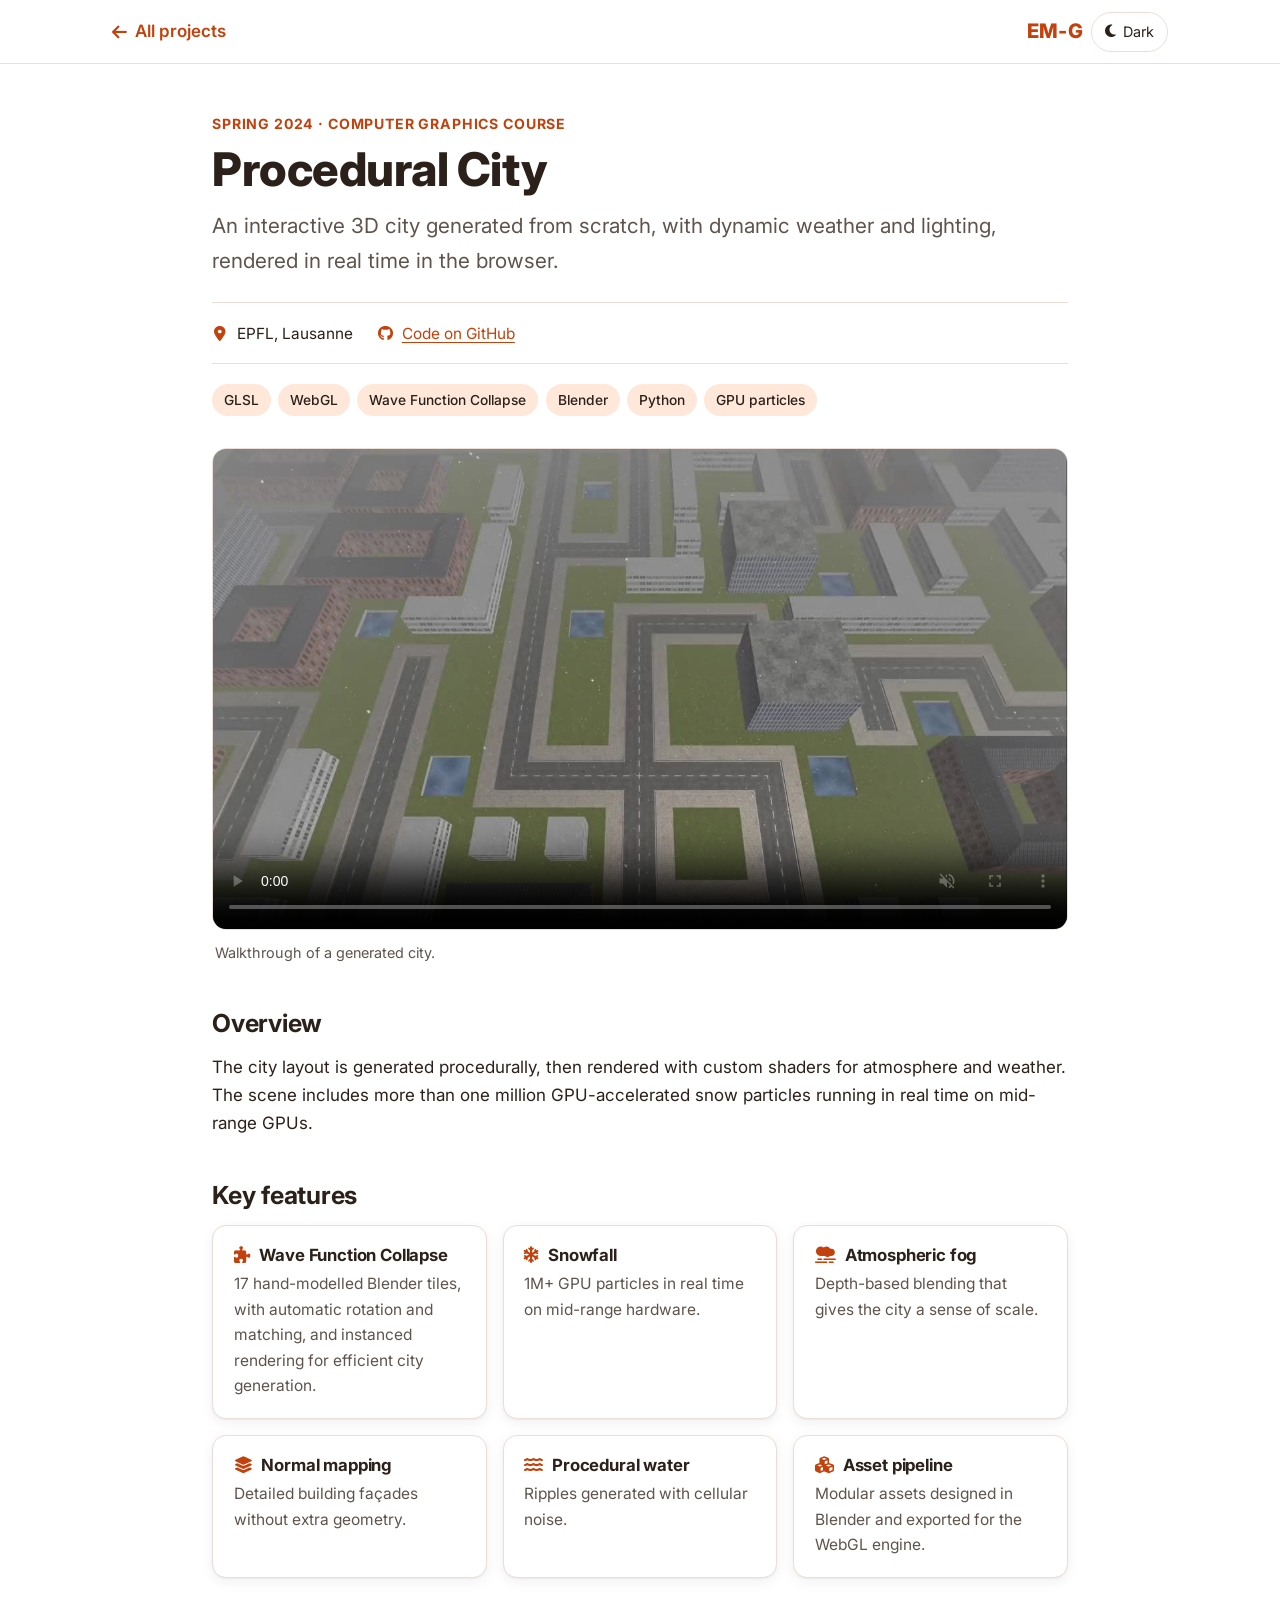
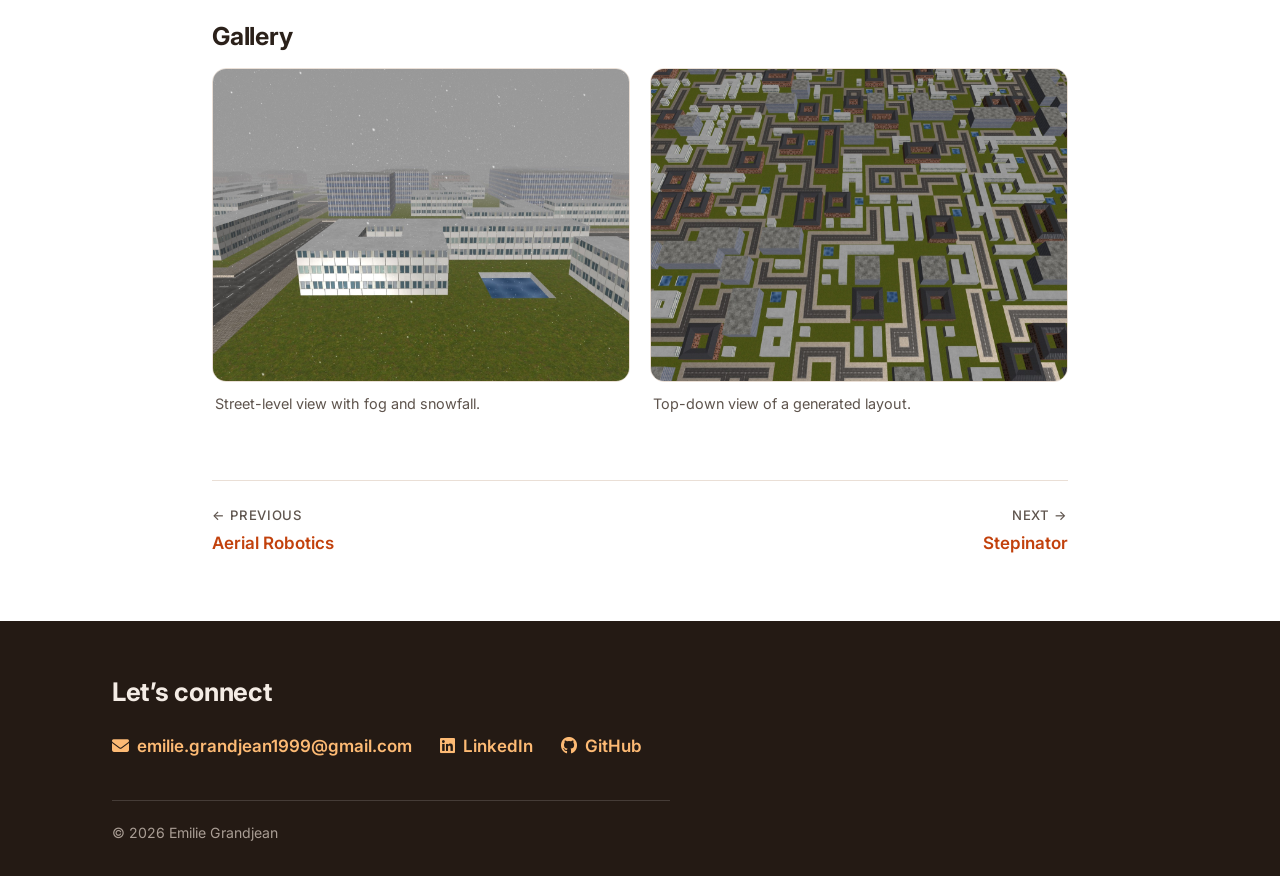
<file: projects/cg-city.html>
<!DOCTYPE html>
<html lang="en">
<head>
  <meta charset="UTF-8">
  <meta name="viewport" content="width=device-width, initial-scale=1">
  <title>Procedural City (Computer Graphics) — Emilie Grandjean</title>
  <meta name="description" content="An interactive, procedurally generated 3D city built with Wave Function Collapse and custom GLSL shaders, with fog, water and over a million GPU snow particles.">
  <meta property="og:type" content="article">
  <meta property="og:title" content="Procedural City (Computer Graphics) — Emilie Grandjean">
  <meta property="og:description" content="An interactive, procedurally generated 3D city built with Wave Function Collapse and custom GLSL shaders, with fog, water and over a million GPU snow particles.">
  <meta property="og:url" content="https://emiliesdgh.github.io/portfolio/projects/cg-city.html">
  <meta property="og:image" content="https://emiliesdgh.github.io/portfolio/assets/CG/cg_city.jpg">
  <meta name="twitter:card" content="summary_large_image">
  <link rel="icon" href="../favicon.svg" type="image/svg+xml">
  <link rel="preconnect" href="https://fonts.googleapis.com">
  <link rel="preconnect" href="https://fonts.gstatic.com" crossorigin>
  <link href="https://fonts.googleapis.com/css2?family=Inter:wght@400;500;600;700;800&display=swap" rel="stylesheet">
  <link rel="stylesheet" href="https://cdnjs.cloudflare.com/ajax/libs/font-awesome/6.5.2/css/all.min.css">
  <link rel="stylesheet" href="../css/styles.css">
  <script>(function(){var t;try{t=localStorage.getItem('theme')}catch(e){}if(!t)t=window.matchMedia('(prefers-color-scheme: dark)').matches?'dark':'light';var r=document.documentElement;r.setAttribute('data-theme',t);r.classList.add('js')})();</script>
</head>
<body>
  <a class="skip-link" href="#main">Skip to content</a>

  <header class="site-header">
    <div class="container">
      <a href="../index.html#projects" class="back-link"><i class="fas fa-arrow-left" aria-hidden="true"></i>All projects</a>
      <div class="header-right">
        <a href="../index.html" class="logo" aria-label="Emilie Grandjean — home">EM-G</a>
        <button id="theme-toggle" class="icon-btn" type="button" aria-label="Switch to dark mode">
          <i class="fas fa-moon" aria-hidden="true"></i><span class="theme-label">Dark</span>
        </button>
      </div>
    </div>
  </header>

  <main id="main" class="project">
    <div class="container">

      <p class="eyebrow">Spring 2024 · Computer Graphics course</p>
      <h1>Procedural City</h1>
      <p class="lead">An interactive 3D city generated from scratch, with dynamic weather and lighting, rendered in real time in the browser.</p>
      <ul class="facts">
        <li><i class="fas fa-location-dot" aria-hidden="true"></i><span>EPFL, Lausanne</span></li>
        <li><i class="fab fa-github" aria-hidden="true"></i><span><a href="https://github.com/emiliesdgh/computer_graphics" target="_blank" rel="noopener">Code on GitHub</a></span></li>
      </ul>
      <ul class="tags"><li class="tag">GLSL</li><li class="tag">WebGL</li><li class="tag">Wave Function Collapse</li><li class="tag">Blender</li><li class="tag">Python</li><li class="tag">GPU particles</li></ul>
      
      <figure class="hero-media">
        <div class="media"><video src="../assets/CG/cg_city.mp4" poster="../assets/CG/cg_city_poster.jpg" width="1280" height="720" muted loop playsinline preload="metadata" controls data-autoplay></video></div>
        <figcaption>Walkthrough of a generated city.</figcaption>
      </figure>

      <h2>Overview</h2>
      <p>The city layout is generated procedurally, then rendered with custom shaders for atmosphere and weather. The scene includes more than one million GPU-accelerated snow particles running in real time on mid-range GPUs.</p>

      <h2>Key features</h2>
      <div class="feature-grid">
        <div class="card feature"><h3><i class="fas fa-puzzle-piece" aria-hidden="true"></i>Wave Function Collapse</h3><p>17 hand-modelled Blender tiles, with automatic rotation and matching, and instanced rendering for efficient city generation.</p></div>
        <div class="card feature"><h3><i class="fas fa-snowflake" aria-hidden="true"></i>Snowfall</h3><p>1M+ GPU particles in real time on mid-range hardware.</p></div>
        <div class="card feature"><h3><i class="fas fa-smog" aria-hidden="true"></i>Atmospheric fog</h3><p>Depth-based blending that gives the city a sense of scale.</p></div>
        <div class="card feature"><h3><i class="fas fa-layer-group" aria-hidden="true"></i>Normal mapping</h3><p>Detailed building façades without extra geometry.</p></div>
        <div class="card feature"><h3><i class="fas fa-water" aria-hidden="true"></i>Procedural water</h3><p>Ripples generated with cellular noise.</p></div>
        <div class="card feature"><h3><i class="fas fa-cubes" aria-hidden="true"></i>Asset pipeline</h3><p>Modular assets designed in Blender and exported for the WebGL engine.</p></div>
      </div>

      <h2>Gallery</h2>
      <div class="gallery two">
        <figure>
          <a class="media" href="../assets/CG/cg_city.jpg" target="_blank" rel="noopener"><img src="../assets/CG/cg_city.jpg" alt="Street-level view of the generated city in snow and fog" width="1800" height="1021" loading="lazy"></a>
          <figcaption>Street-level view with fog and snowfall.</figcaption>
        </figure>
        <figure>
          <a class="media" href="../assets/CG/generated_city.jpg" target="_blank" rel="noopener"><img src="../assets/CG/generated_city.jpg" alt="Aerial view of a dense generated city grid" width="1800" height="1012" loading="lazy"></a>
          <figcaption>Top-down view of a generated layout.</figcaption>
        </figure>
      </div>
      <nav class="project-nav" aria-label="More projects">
        <a class="prev" href="aerial-robotics.html"><span>← Previous</span>Aerial Robotics</a>
        <a class="next" href="stepinator.html"><span>Next →</span>Stepinator</a>
      </nav>
    </div>
  </main>

  <footer class="site-footer">
    <div class="container">
      <h2>Let’s connect</h2>
      <div class="links">
        <a href="mailto:emilie.grandjean1999@gmail.com"><i class="fas fa-envelope" aria-hidden="true"></i>emilie.grandjean1999@gmail.com</a>
        <a href="https://www.linkedin.com/in/emilie-grandjean-032227279/" target="_blank" rel="noopener"><i class="fab fa-linkedin" aria-hidden="true"></i>LinkedIn</a>
        <a href="https://github.com/emiliesdgh" target="_blank" rel="noopener"><i class="fab fa-github" aria-hidden="true"></i>GitHub</a>
      </div>
      <p class="copy">© <span id="year">2026</span> Emilie Grandjean</p>
    </div>
  </footer>

  <script src="../js/main.js"></script>
</body>
</html>
</file>
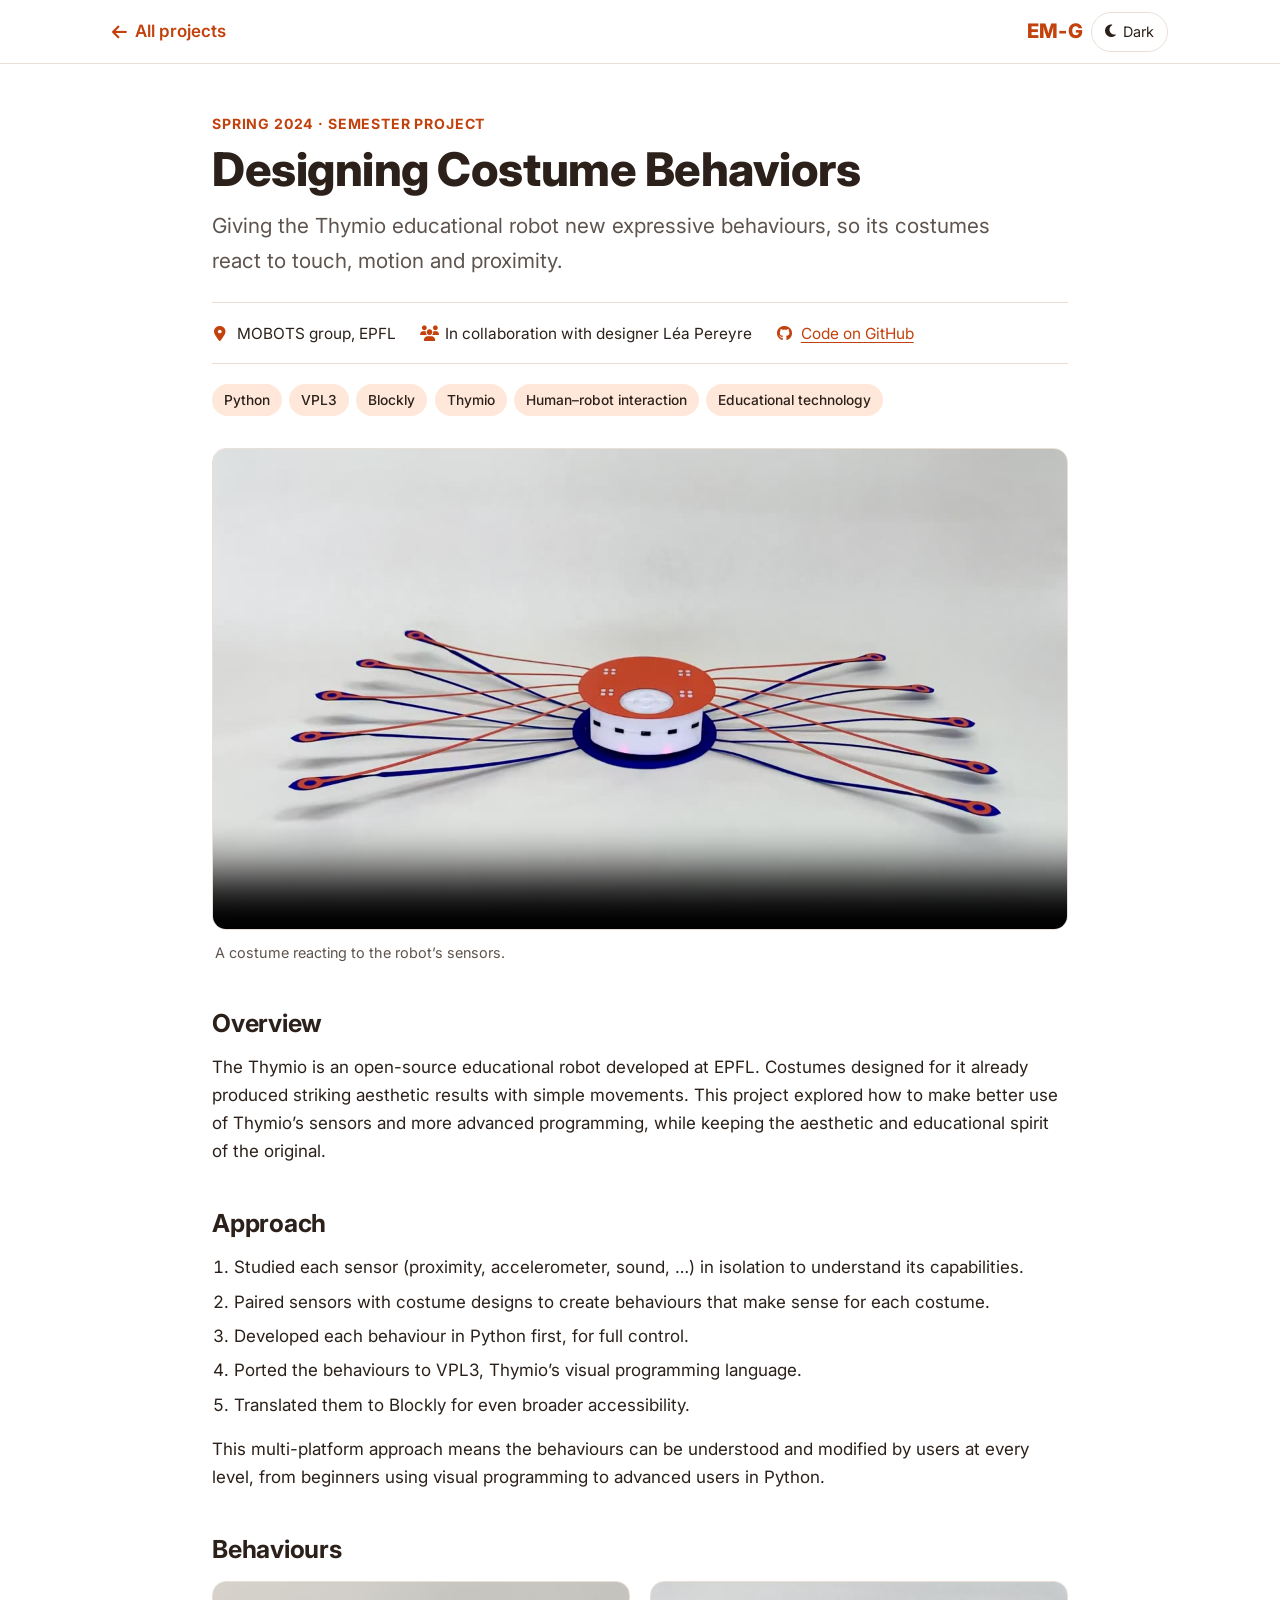
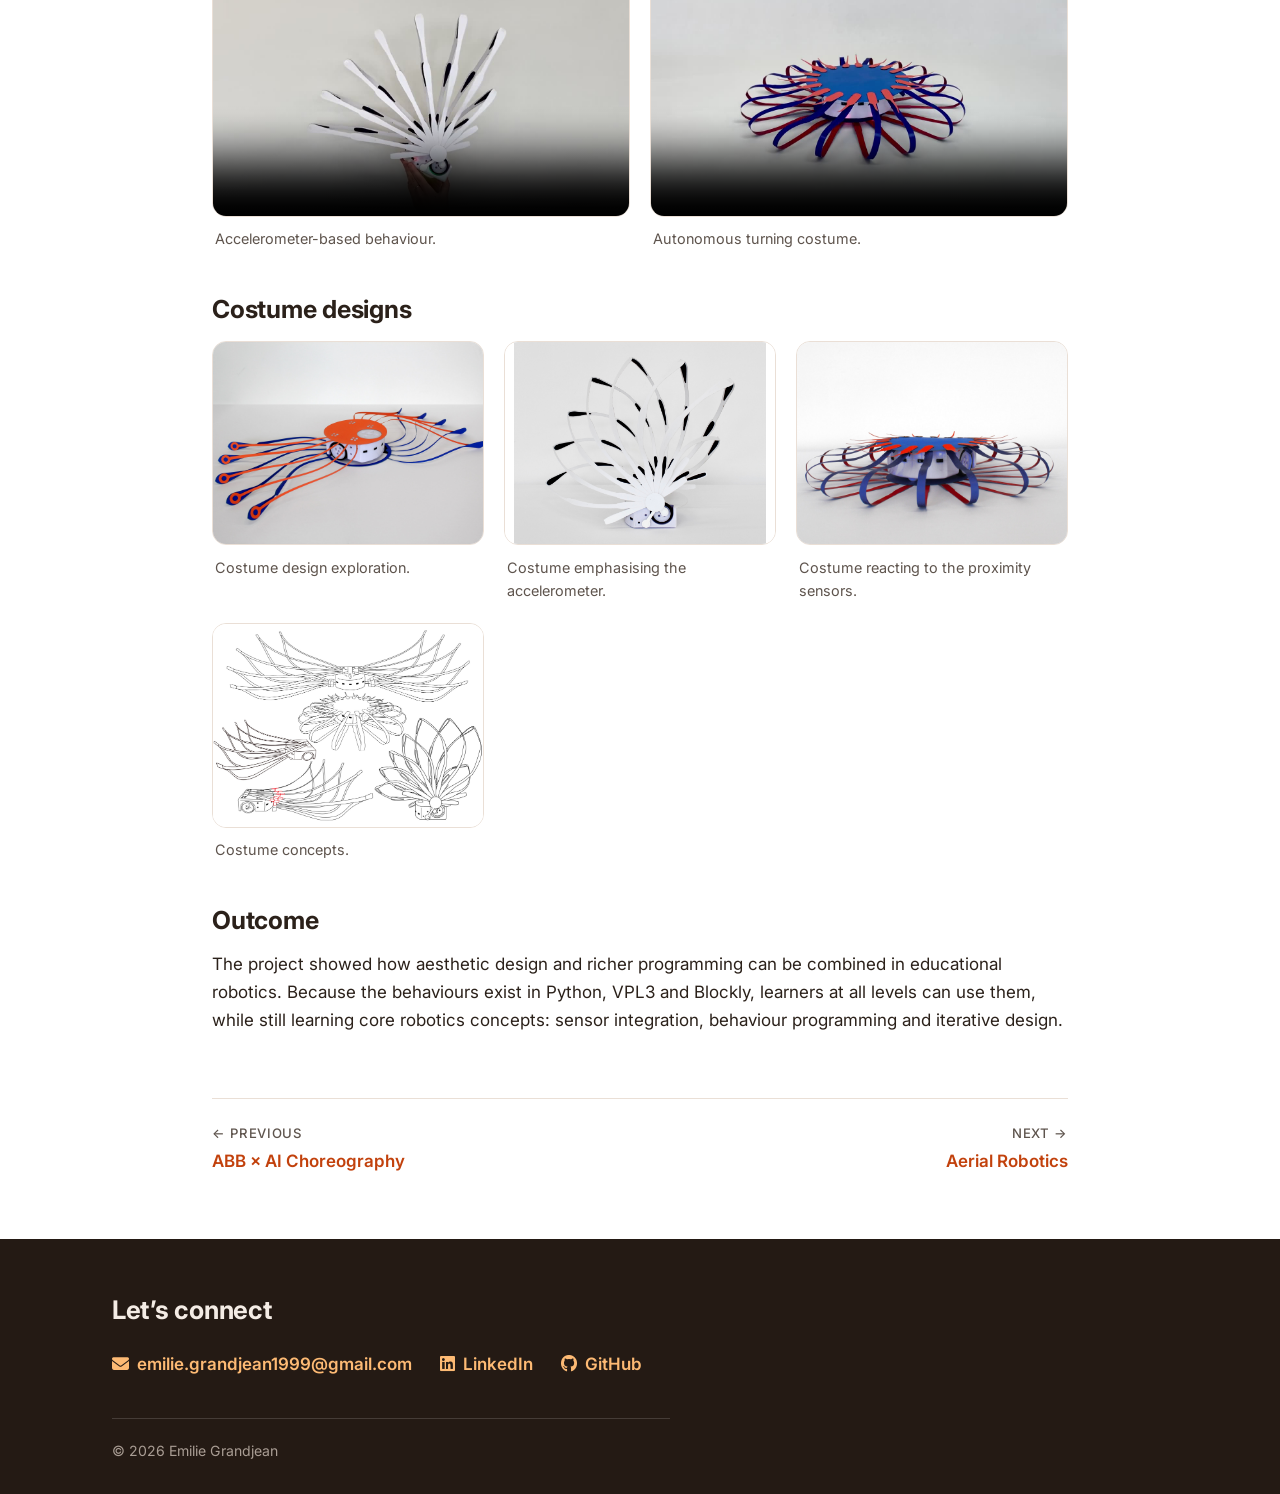
<file: projects/costume-behaviors.html>
<!DOCTYPE html>
<html lang="en">
<head>
  <meta charset="UTF-8">
  <meta name="viewport" content="width=device-width, initial-scale=1">
  <title>Designing Costume Behaviors — Emilie Grandjean</title>
  <meta name="description" content="Sensor-driven behaviours that bring costumes for the Thymio educational robot to life, implemented in Python, VPL3 and Blockly. MOBOTS group, EPFL.">
  <meta property="og:type" content="article">
  <meta property="og:title" content="Designing Costume Behaviors — Emilie Grandjean">
  <meta property="og:description" content="Sensor-driven behaviours that bring costumes for the Thymio educational robot to life, implemented in Python, VPL3 and Blockly. MOBOTS group, EPFL.">
  <meta property="og:url" content="https://emiliesdgh.github.io/portfolio/projects/costume-behaviors.html">
  <meta property="og:image" content="https://emiliesdgh.github.io/portfolio/assets/DesignCostume/costume_exploration.jpg">
  <meta name="twitter:card" content="summary_large_image">
  <link rel="icon" href="../favicon.svg" type="image/svg+xml">
  <link rel="preconnect" href="https://fonts.googleapis.com">
  <link rel="preconnect" href="https://fonts.gstatic.com" crossorigin>
  <link href="https://fonts.googleapis.com/css2?family=Inter:wght@400;500;600;700;800&display=swap" rel="stylesheet">
  <link rel="stylesheet" href="https://cdnjs.cloudflare.com/ajax/libs/font-awesome/6.5.2/css/all.min.css">
  <link rel="stylesheet" href="../css/styles.css">
  <script>(function(){var t;try{t=localStorage.getItem('theme')}catch(e){}if(!t)t=window.matchMedia('(prefers-color-scheme: dark)').matches?'dark':'light';var r=document.documentElement;r.setAttribute('data-theme',t);r.classList.add('js')})();</script>
</head>
<body>
  <a class="skip-link" href="#main">Skip to content</a>

  <header class="site-header">
    <div class="container">
      <a href="../index.html#projects" class="back-link"><i class="fas fa-arrow-left" aria-hidden="true"></i>All projects</a>
      <div class="header-right">
        <a href="../index.html" class="logo" aria-label="Emilie Grandjean — home">EM-G</a>
        <button id="theme-toggle" class="icon-btn" type="button" aria-label="Switch to dark mode">
          <i class="fas fa-moon" aria-hidden="true"></i><span class="theme-label">Dark</span>
        </button>
      </div>
    </div>
  </header>

  <main id="main" class="project">
    <div class="container">

      <p class="eyebrow">Spring 2024 · Semester project</p>
      <h1>Designing Costume Behaviors</h1>
      <p class="lead">Giving the Thymio educational robot new expressive behaviours, so its costumes react to touch, motion and proximity.</p>
      <ul class="facts">
        <li><i class="fas fa-location-dot" aria-hidden="true"></i><span>MOBOTS group, EPFL</span></li>
        <li><i class="fas fa-users" aria-hidden="true"></i><span>In collaboration with designer Léa Pereyre</span></li>
        <li><i class="fab fa-github" aria-hidden="true"></i><span><a href="https://github.com/emiliesdgh/MA2_semesterProject" target="_blank" rel="noopener">Code on GitHub</a></span></li>
      </ul>
      <ul class="tags"><li class="tag">Python</li><li class="tag">VPL3</li><li class="tag">Blockly</li><li class="tag">Thymio</li><li class="tag">Human–robot interaction</li><li class="tag">Educational technology</li></ul>
      
      <figure class="hero-media">
        <div class="media"><video src="../assets/DesignCostume/new_costume.mp4" poster="../assets/DesignCostume/new_costume_poster.jpg" width="1280" height="720" muted loop playsinline preload="metadata" controls data-autoplay></video></div>
        <figcaption>A costume reacting to the robot’s sensors.</figcaption>
      </figure>

      <h2>Overview</h2>
      <p>The Thymio is an open-source educational robot developed at EPFL. Costumes designed for it already produced striking aesthetic results with simple movements. This project explored how to make better use of Thymio’s sensors and more advanced programming, while keeping the aesthetic and educational spirit of the original.</p>

      <h2>Approach</h2>
      <ol class="steps">
        <li>Studied each sensor (proximity, accelerometer, sound, …) in isolation to understand its capabilities.</li>
        <li>Paired sensors with costume designs to create behaviours that make sense for each costume.</li>
        <li>Developed each behaviour in Python first, for full control.</li>
        <li>Ported the behaviours to VPL3, Thymio’s visual programming language.</li>
        <li>Translated them to Blockly for even broader accessibility.</li>
      </ol>
      <p>This multi-platform approach means the behaviours can be understood and modified by users at every level, from beginners using visual programming to advanced users in Python.</p>

      <h2>Behaviours</h2>
      <div class="gallery">
      <figure class="">
        <div class="media"><video src="../assets/DesignCostume/accelerometer.mp4" poster="../assets/DesignCostume/accelerometer_poster.jpg" width="1280" height="720" muted loop playsinline preload="metadata" controls data-autoplay></video></div>
        <figcaption>Accelerometer-based behaviour.</figcaption>
      </figure>
      <figure class="">
        <div class="media"><video src="../assets/DesignCostume/auto_turn.mp4" poster="../assets/DesignCostume/auto_turn_poster.jpg" width="1280" height="720" muted loop playsinline preload="metadata" controls data-autoplay></video></div>
        <figcaption>Autonomous turning costume.</figcaption>
      </figure>
      </div>

      <h2>Costume designs</h2>
      <div class="gallery">
        <figure>
          <a class="media" href="../assets/DesignCostume/costume_exploration.jpg" target="_blank" rel="noopener"><img src="../assets/DesignCostume/costume_exploration.jpg" alt="Thymio with a costume of orange and blue ribbons with round tips" width="1800" height="1200" loading="lazy"></a>
          <figcaption>Costume design exploration.</figcaption>
        </figure>
        <figure>
          <a class="media contain" href="../assets/DesignCostume/costume_accelerometer.jpg" target="_blank" rel="noopener"><img src="../assets/DesignCostume/costume_accelerometer.jpg" alt="Thymio with a fan-shaped white costume with black tips" width="1800" height="1445" loading="lazy"></a>
          <figcaption>Costume emphasising the accelerometer.</figcaption>
        </figure>
        <figure>
          <a class="media" href="../assets/DesignCostume/costume_proximity.jpg" target="_blank" rel="noopener"><img src="../assets/DesignCostume/costume_proximity.jpg" alt="Thymio with a ring of red and blue ribbon loops" width="1800" height="1200" loading="lazy"></a>
          <figcaption>Costume reacting to the proximity sensors.</figcaption>
        </figure>
        <figure>
          <a class="media contain" href="../assets/DesignCostume/all_costumes.jpg" target="_blank" rel="noopener"><img src="../assets/DesignCostume/all_costumes.jpg" alt="Line drawings of five costume designs on the Thymio" width="1684" height="1190" loading="lazy"></a>
          <figcaption>Costume concepts.</figcaption>
        </figure>
      </div>

      <h2>Outcome</h2>
      <p>The project showed how aesthetic design and richer programming can be combined in educational robotics. Because the behaviours exist in Python, VPL3 and Blockly, learners at all levels can use them, while still learning core robotics concepts: sensor integration, behaviour programming and iterative design.</p>
      <nav class="project-nav" aria-label="More projects">
        <a class="prev" href="abb-choreography.html"><span>← Previous</span>ABB × AI Choreography</a>
        <a class="next" href="aerial-robotics.html"><span>Next →</span>Aerial Robotics</a>
      </nav>
    </div>
  </main>

  <footer class="site-footer">
    <div class="container">
      <h2>Let’s connect</h2>
      <div class="links">
        <a href="mailto:emilie.grandjean1999@gmail.com"><i class="fas fa-envelope" aria-hidden="true"></i>emilie.grandjean1999@gmail.com</a>
        <a href="https://www.linkedin.com/in/emilie-grandjean-032227279/" target="_blank" rel="noopener"><i class="fab fa-linkedin" aria-hidden="true"></i>LinkedIn</a>
        <a href="https://github.com/emiliesdgh" target="_blank" rel="noopener"><i class="fab fa-github" aria-hidden="true"></i>GitHub</a>
      </div>
      <p class="copy">© <span id="year">2026</span> Emilie Grandjean</p>
    </div>
  </footer>

  <script src="../js/main.js"></script>
</body>
</html>
</file>
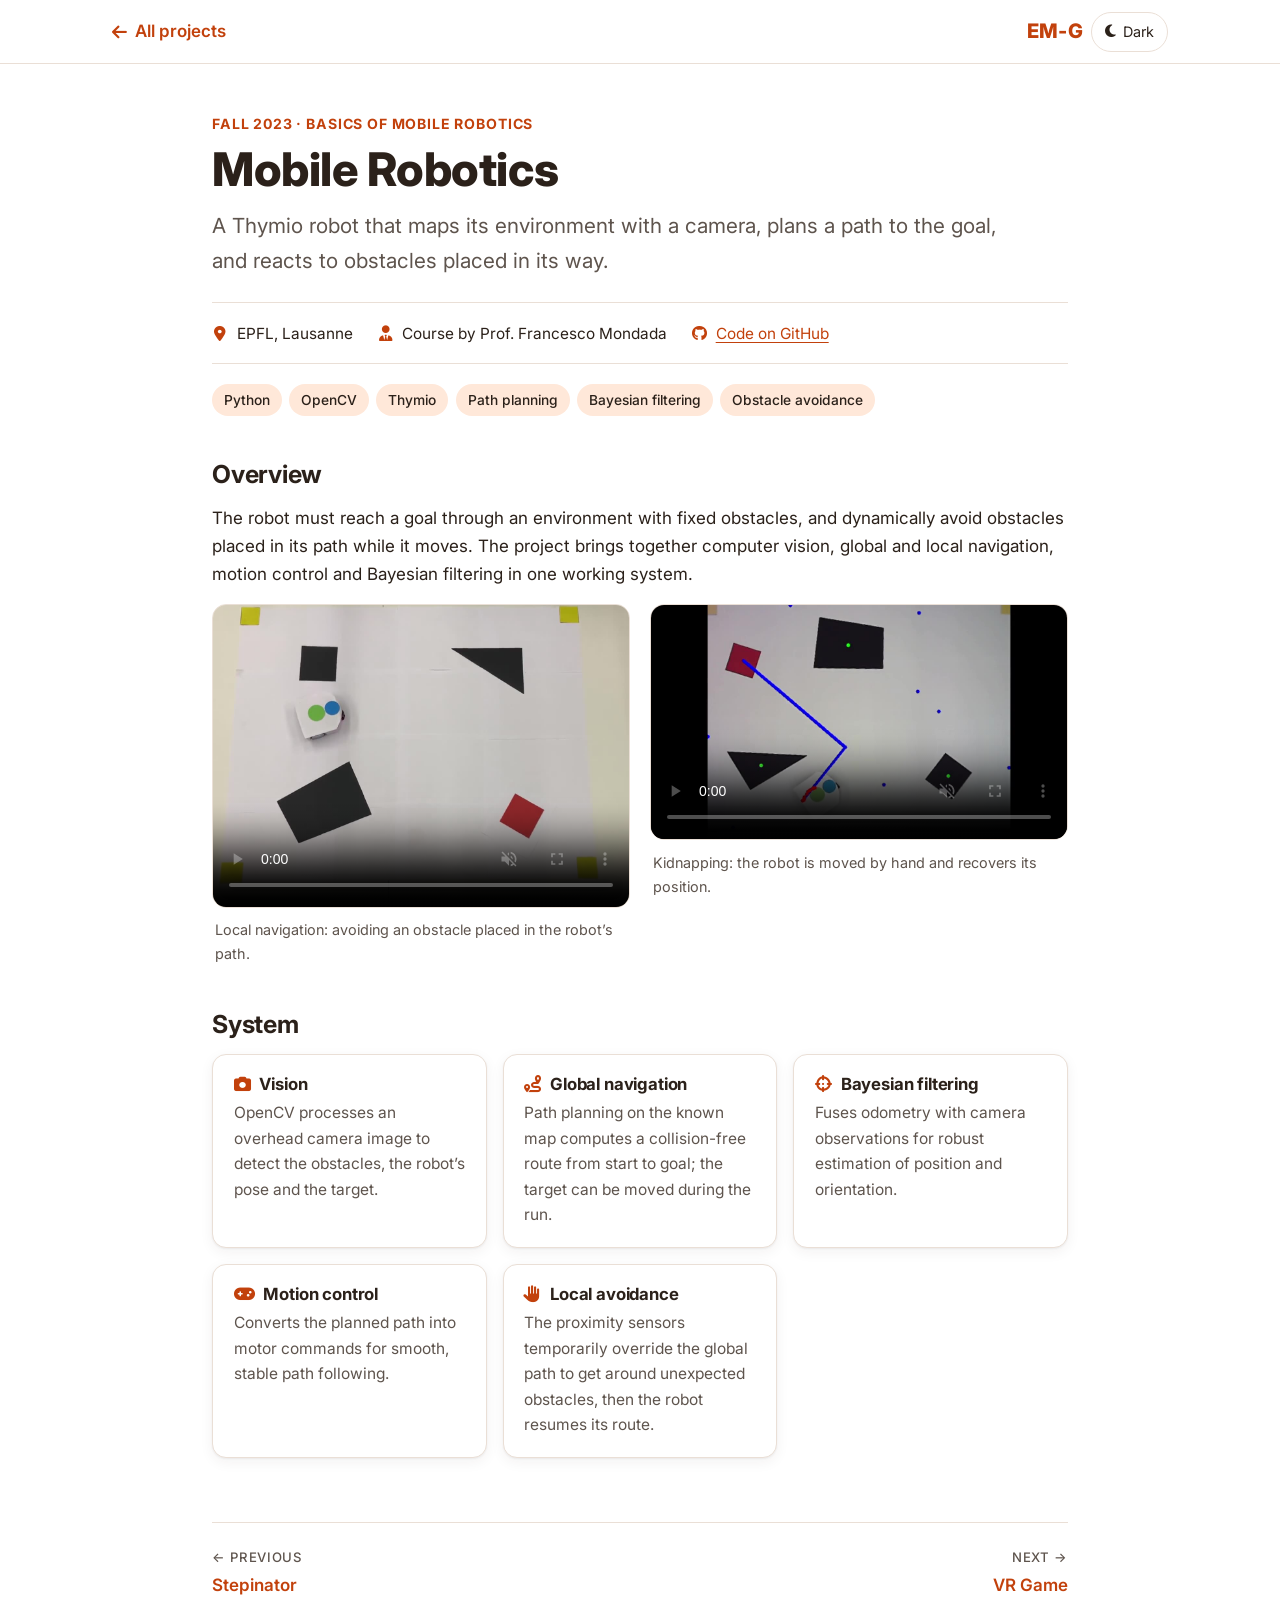
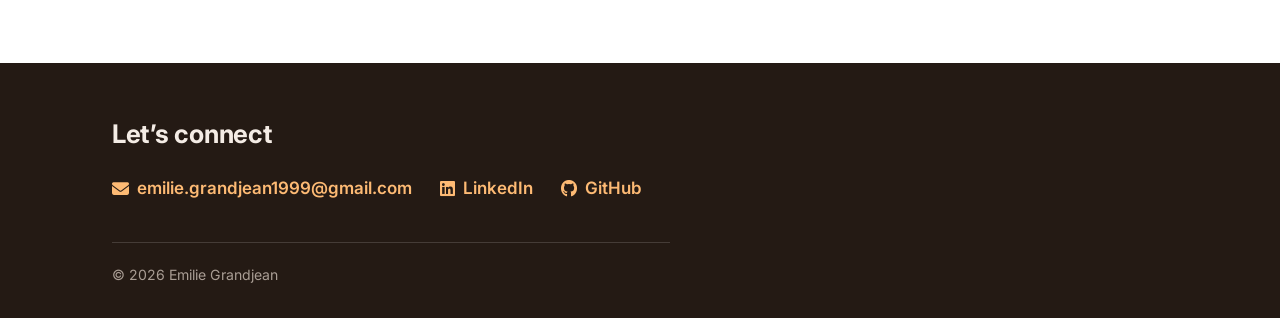
<file: projects/mobile-robotics.html>
<!DOCTYPE html>
<html lang="en">
<head>
  <meta charset="UTF-8">
  <meta name="viewport" content="width=device-width, initial-scale=1">
  <title>Mobile Robotics — Emilie Grandjean</title>
  <meta name="description" content="Autonomous navigation for the Thymio robot: camera-based mapping, global path planning, Bayesian filtering and real-time avoidance of unexpected obstacles.">
  <meta property="og:type" content="article">
  <meta property="og:title" content="Mobile Robotics — Emilie Grandjean">
  <meta property="og:description" content="Autonomous navigation for the Thymio robot: camera-based mapping, global path planning, Bayesian filtering and real-time avoidance of unexpected obstacles.">
  <meta property="og:url" content="https://emiliesdgh.github.io/portfolio/projects/mobile-robotics.html">
  <meta property="og:image" content="https://emiliesdgh.github.io/portfolio/assets/Mobile/local_navigation_poster.jpg">
  <meta name="twitter:card" content="summary_large_image">
  <link rel="icon" href="../favicon.svg" type="image/svg+xml">
  <link rel="preconnect" href="https://fonts.googleapis.com">
  <link rel="preconnect" href="https://fonts.gstatic.com" crossorigin>
  <link href="https://fonts.googleapis.com/css2?family=Inter:wght@400;500;600;700;800&display=swap" rel="stylesheet">
  <link rel="stylesheet" href="https://cdnjs.cloudflare.com/ajax/libs/font-awesome/6.5.2/css/all.min.css">
  <link rel="stylesheet" href="../css/styles.css">
  <script>(function(){var t;try{t=localStorage.getItem('theme')}catch(e){}if(!t)t=window.matchMedia('(prefers-color-scheme: dark)').matches?'dark':'light';var r=document.documentElement;r.setAttribute('data-theme',t);r.classList.add('js')})();</script>
</head>
<body>
  <a class="skip-link" href="#main">Skip to content</a>

  <header class="site-header">
    <div class="container">
      <a href="../index.html#projects" class="back-link"><i class="fas fa-arrow-left" aria-hidden="true"></i>All projects</a>
      <div class="header-right">
        <a href="../index.html" class="logo" aria-label="Emilie Grandjean — home">EM-G</a>
        <button id="theme-toggle" class="icon-btn" type="button" aria-label="Switch to dark mode">
          <i class="fas fa-moon" aria-hidden="true"></i><span class="theme-label">Dark</span>
        </button>
      </div>
    </div>
  </header>

  <main id="main" class="project">
    <div class="container">

      <p class="eyebrow">Fall 2023 · Basics of Mobile Robotics</p>
      <h1>Mobile Robotics</h1>
      <p class="lead">A Thymio robot that maps its environment with a camera, plans a path to the goal, and reacts to obstacles placed in its way.</p>
      <ul class="facts">
        <li><i class="fas fa-location-dot" aria-hidden="true"></i><span>EPFL, Lausanne</span></li>
        <li><i class="fas fa-user-tie" aria-hidden="true"></i><span>Course by Prof. Francesco Mondada</span></li>
        <li><i class="fab fa-github" aria-hidden="true"></i><span><a href="https://github.com/emiliesdgh/Projet_mobileRobotics" target="_blank" rel="noopener">Code on GitHub</a></span></li>
      </ul>
      <ul class="tags"><li class="tag">Python</li><li class="tag">OpenCV</li><li class="tag">Thymio</li><li class="tag">Path planning</li><li class="tag">Bayesian filtering</li><li class="tag">Obstacle avoidance</li></ul>

      <h2>Overview</h2>
      <p>The robot must reach a goal through an environment with fixed obstacles, and dynamically avoid obstacles placed in its path while it moves. The project brings together computer vision, global and local navigation, motion control and Bayesian filtering in one working system.</p>

      <div class="gallery two">
      <figure class="">
        <div class="media"><video src="../assets/Mobile/local_navigation.mp4" poster="../assets/Mobile/local_navigation_poster.jpg" width="1280" height="928" muted loop playsinline preload="metadata" controls data-autoplay></video></div>
        <figcaption>Local navigation: avoiding an obstacle placed in the robot’s path.</figcaption>
      </figure>
      <figure class="">
        <div class="media"><video src="../assets/Mobile/kidnapping.mp4" poster="../assets/Mobile/kidnapping_poster.jpg" width="1280" height="720" muted loop playsinline preload="metadata" controls data-autoplay></video></div>
        <figcaption>Kidnapping: the robot is moved by hand and recovers its position.</figcaption>
      </figure>
      </div>

      <h2>System</h2>
      <div class="feature-grid">
        <div class="card feature"><h3><i class="fas fa-camera" aria-hidden="true"></i>Vision</h3><p>OpenCV processes an overhead camera image to detect the obstacles, the robot’s pose and the target.</p></div>
        <div class="card feature"><h3><i class="fas fa-route" aria-hidden="true"></i>Global navigation</h3><p>Path planning on the known map computes a collision-free route from start to goal; the target can be moved during the run.</p></div>
        <div class="card feature"><h3><i class="fas fa-crosshairs" aria-hidden="true"></i>Bayesian filtering</h3><p>Fuses odometry with camera observations for robust estimation of position and orientation.</p></div>
        <div class="card feature"><h3><i class="fas fa-gamepad" aria-hidden="true"></i>Motion control</h3><p>Converts the planned path into motor commands for smooth, stable path following.</p></div>
        <div class="card feature"><h3><i class="fas fa-hand" aria-hidden="true"></i>Local avoidance</h3><p>The proximity sensors temporarily override the global path to get around unexpected obstacles, then the robot resumes its route.</p></div>
      </div>
      <nav class="project-nav" aria-label="More projects">
        <a class="prev" href="stepinator.html"><span>← Previous</span>Stepinator</a>
        <a class="next" href="vr-game.html"><span>Next →</span>VR Game</a>
      </nav>
    </div>
  </main>

  <footer class="site-footer">
    <div class="container">
      <h2>Let’s connect</h2>
      <div class="links">
        <a href="mailto:emilie.grandjean1999@gmail.com"><i class="fas fa-envelope" aria-hidden="true"></i>emilie.grandjean1999@gmail.com</a>
        <a href="https://www.linkedin.com/in/emilie-grandjean-032227279/" target="_blank" rel="noopener"><i class="fab fa-linkedin" aria-hidden="true"></i>LinkedIn</a>
        <a href="https://github.com/emiliesdgh" target="_blank" rel="noopener"><i class="fab fa-github" aria-hidden="true"></i>GitHub</a>
      </div>
      <p class="copy">© <span id="year">2026</span> Emilie Grandjean</p>
    </div>
  </footer>

  <script src="../js/main.js"></script>
</body>
</html>
</file>
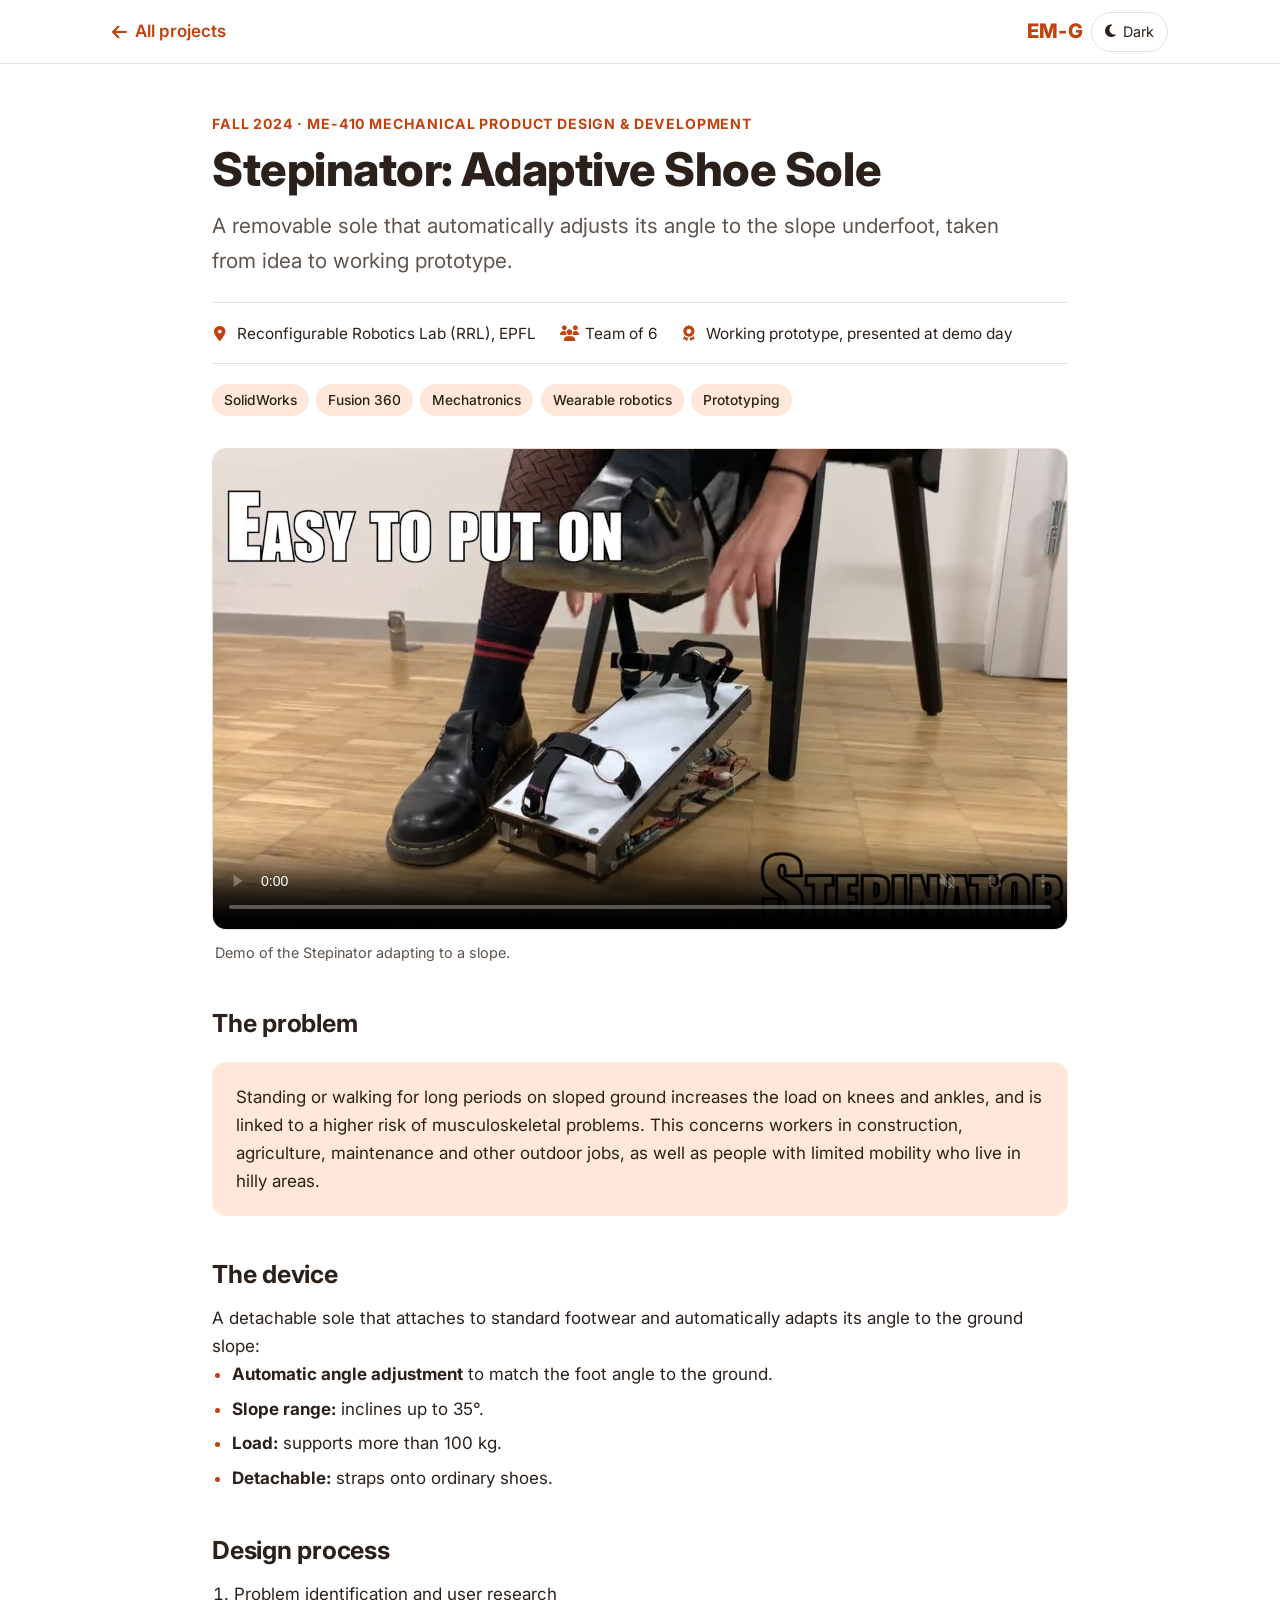
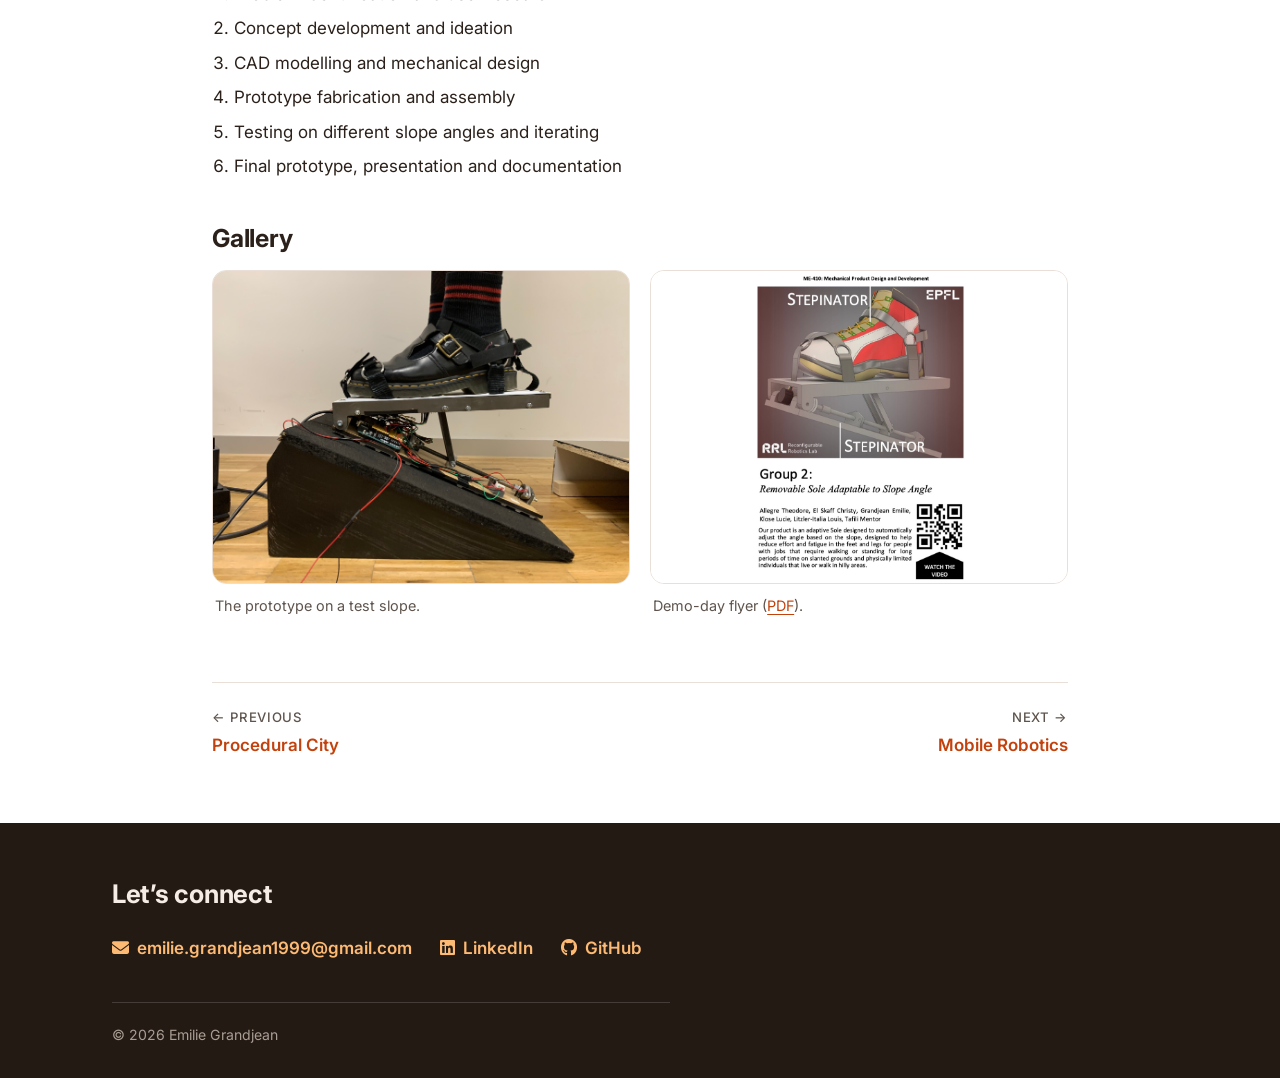
<file: projects/stepinator.html>
<!DOCTYPE html>
<html lang="en">
<head>
  <meta charset="UTF-8">
  <meta name="viewport" content="width=device-width, initial-scale=1">
  <title>Stepinator: Adaptive Shoe Sole — Emilie Grandjean</title>
  <meta name="description" content="A wearable device, taken from concept to working prototype, that automatically tilts to match the ground slope. ME-410 Mechanical Product Design &amp; Development, EPFL.">
  <meta property="og:type" content="article">
  <meta property="og:title" content="Stepinator: Adaptive Shoe Sole — Emilie Grandjean">
  <meta property="og:description" content="A wearable device, taken from concept to working prototype, that automatically tilts to match the ground slope. ME-410 Mechanical Product Design &amp; Development, EPFL.">
  <meta property="og:url" content="https://emiliesdgh.github.io/portfolio/projects/stepinator.html">
  <meta property="og:image" content="https://emiliesdgh.github.io/portfolio/assets/Stepinator/stepinator.jpg">
  <meta name="twitter:card" content="summary_large_image">
  <link rel="icon" href="../favicon.svg" type="image/svg+xml">
  <link rel="preconnect" href="https://fonts.googleapis.com">
  <link rel="preconnect" href="https://fonts.gstatic.com" crossorigin>
  <link href="https://fonts.googleapis.com/css2?family=Inter:wght@400;500;600;700;800&display=swap" rel="stylesheet">
  <link rel="stylesheet" href="https://cdnjs.cloudflare.com/ajax/libs/font-awesome/6.5.2/css/all.min.css">
  <link rel="stylesheet" href="../css/styles.css">
  <script>(function(){var t;try{t=localStorage.getItem('theme')}catch(e){}if(!t)t=window.matchMedia('(prefers-color-scheme: dark)').matches?'dark':'light';var r=document.documentElement;r.setAttribute('data-theme',t);r.classList.add('js')})();</script>
</head>
<body>
  <a class="skip-link" href="#main">Skip to content</a>

  <header class="site-header">
    <div class="container">
      <a href="../index.html#projects" class="back-link"><i class="fas fa-arrow-left" aria-hidden="true"></i>All projects</a>
      <div class="header-right">
        <a href="../index.html" class="logo" aria-label="Emilie Grandjean — home">EM-G</a>
        <button id="theme-toggle" class="icon-btn" type="button" aria-label="Switch to dark mode">
          <i class="fas fa-moon" aria-hidden="true"></i><span class="theme-label">Dark</span>
        </button>
      </div>
    </div>
  </header>

  <main id="main" class="project">
    <div class="container">

      <p class="eyebrow">Fall 2024 · ME-410 Mechanical Product Design &amp; Development</p>
      <h1>Stepinator: Adaptive Shoe Sole</h1>
      <p class="lead">A removable sole that automatically adjusts its angle to the slope underfoot, taken from idea to working prototype.</p>
      <ul class="facts">
        <li><i class="fas fa-location-dot" aria-hidden="true"></i><span>Reconfigurable Robotics Lab (RRL), EPFL</span></li>
        <li><i class="fas fa-users" aria-hidden="true"></i><span>Team of 6</span></li>
        <li><i class="fas fa-award" aria-hidden="true"></i><span>Working prototype, presented at demo day</span></li>
      </ul>
      <ul class="tags"><li class="tag">SolidWorks</li><li class="tag">Fusion 360</li><li class="tag">Mechatronics</li><li class="tag">Wearable robotics</li><li class="tag">Prototyping</li></ul>
      
      <figure class="hero-media">
        <div class="media"><video src="../assets/Stepinator/demo.mp4" poster="../assets/Stepinator/demo_poster.jpg" width="1280" height="720" muted loop playsinline preload="metadata" controls data-autoplay></video></div>
        <figcaption>Demo of the Stepinator adapting to a slope.</figcaption>
      </figure>

      <h2>The problem</h2>
      <div class="callout">
        <p>Standing or walking for long periods on sloped ground increases the load on knees and ankles, and is linked to a higher risk of musculoskeletal problems. This concerns workers in construction, agriculture, maintenance and other outdoor jobs, as well as people with limited mobility who live in hilly areas.</p>
      </div>

      <h2>The device</h2>
      <p>A detachable sole that attaches to standard footwear and automatically adapts its angle to the ground slope:</p>
      <ul class="list">
        <li><strong>Automatic angle adjustment</strong> to match the foot angle to the ground.</li>
        <li><strong>Slope range:</strong> inclines up to 35°.</li>
        <li><strong>Load:</strong> supports more than 100&nbsp;kg.</li>
        <li><strong>Detachable:</strong> straps onto ordinary shoes.</li>
      </ul>

      <h2>Design process</h2>
      <ol class="steps">
        <li>Problem identification and user research</li>
        <li>Concept development and ideation</li>
        <li>CAD modelling and mechanical design</li>
        <li>Prototype fabrication and assembly</li>
        <li>Testing on different slope angles and iterating</li>
        <li>Final prototype, presentation and documentation</li>
      </ol>

      <h2>Gallery</h2>
      <div class="gallery two">
        <figure>
          <a class="media" href="../assets/Stepinator/stepinator.jpg" target="_blank" rel="noopener"><img src="../assets/Stepinator/stepinator.jpg" alt="Shoe strapped onto the Stepinator sole, standing on a wooden ramp" width="1800" height="1350" loading="lazy"></a>
          <figcaption>The prototype on a test slope.</figcaption>
        </figure>
        <figure>
          <a class="media contain" href="../assets/Stepinator/flyer.jpg" target="_blank" rel="noopener"><img src="../assets/Stepinator/flyer.jpg" alt="Demo-day flyer showing a CAD render of the Stepinator" width="1350" height="1800" loading="lazy"></a>
          <figcaption>Demo-day flyer (<a href="../assets/Stepinator/flyer.pdf" target="_blank" rel="noopener">PDF</a>).</figcaption>
        </figure>
      </div>
      <nav class="project-nav" aria-label="More projects">
        <a class="prev" href="cg-city.html"><span>← Previous</span>Procedural City</a>
        <a class="next" href="mobile-robotics.html"><span>Next →</span>Mobile Robotics</a>
      </nav>
    </div>
  </main>

  <footer class="site-footer">
    <div class="container">
      <h2>Let’s connect</h2>
      <div class="links">
        <a href="mailto:emilie.grandjean1999@gmail.com"><i class="fas fa-envelope" aria-hidden="true"></i>emilie.grandjean1999@gmail.com</a>
        <a href="https://www.linkedin.com/in/emilie-grandjean-032227279/" target="_blank" rel="noopener"><i class="fab fa-linkedin" aria-hidden="true"></i>LinkedIn</a>
        <a href="https://github.com/emiliesdgh" target="_blank" rel="noopener"><i class="fab fa-github" aria-hidden="true"></i>GitHub</a>
      </div>
      <p class="copy">© <span id="year">2026</span> Emilie Grandjean</p>
    </div>
  </footer>

  <script src="../js/main.js"></script>
</body>
</html>
</file>
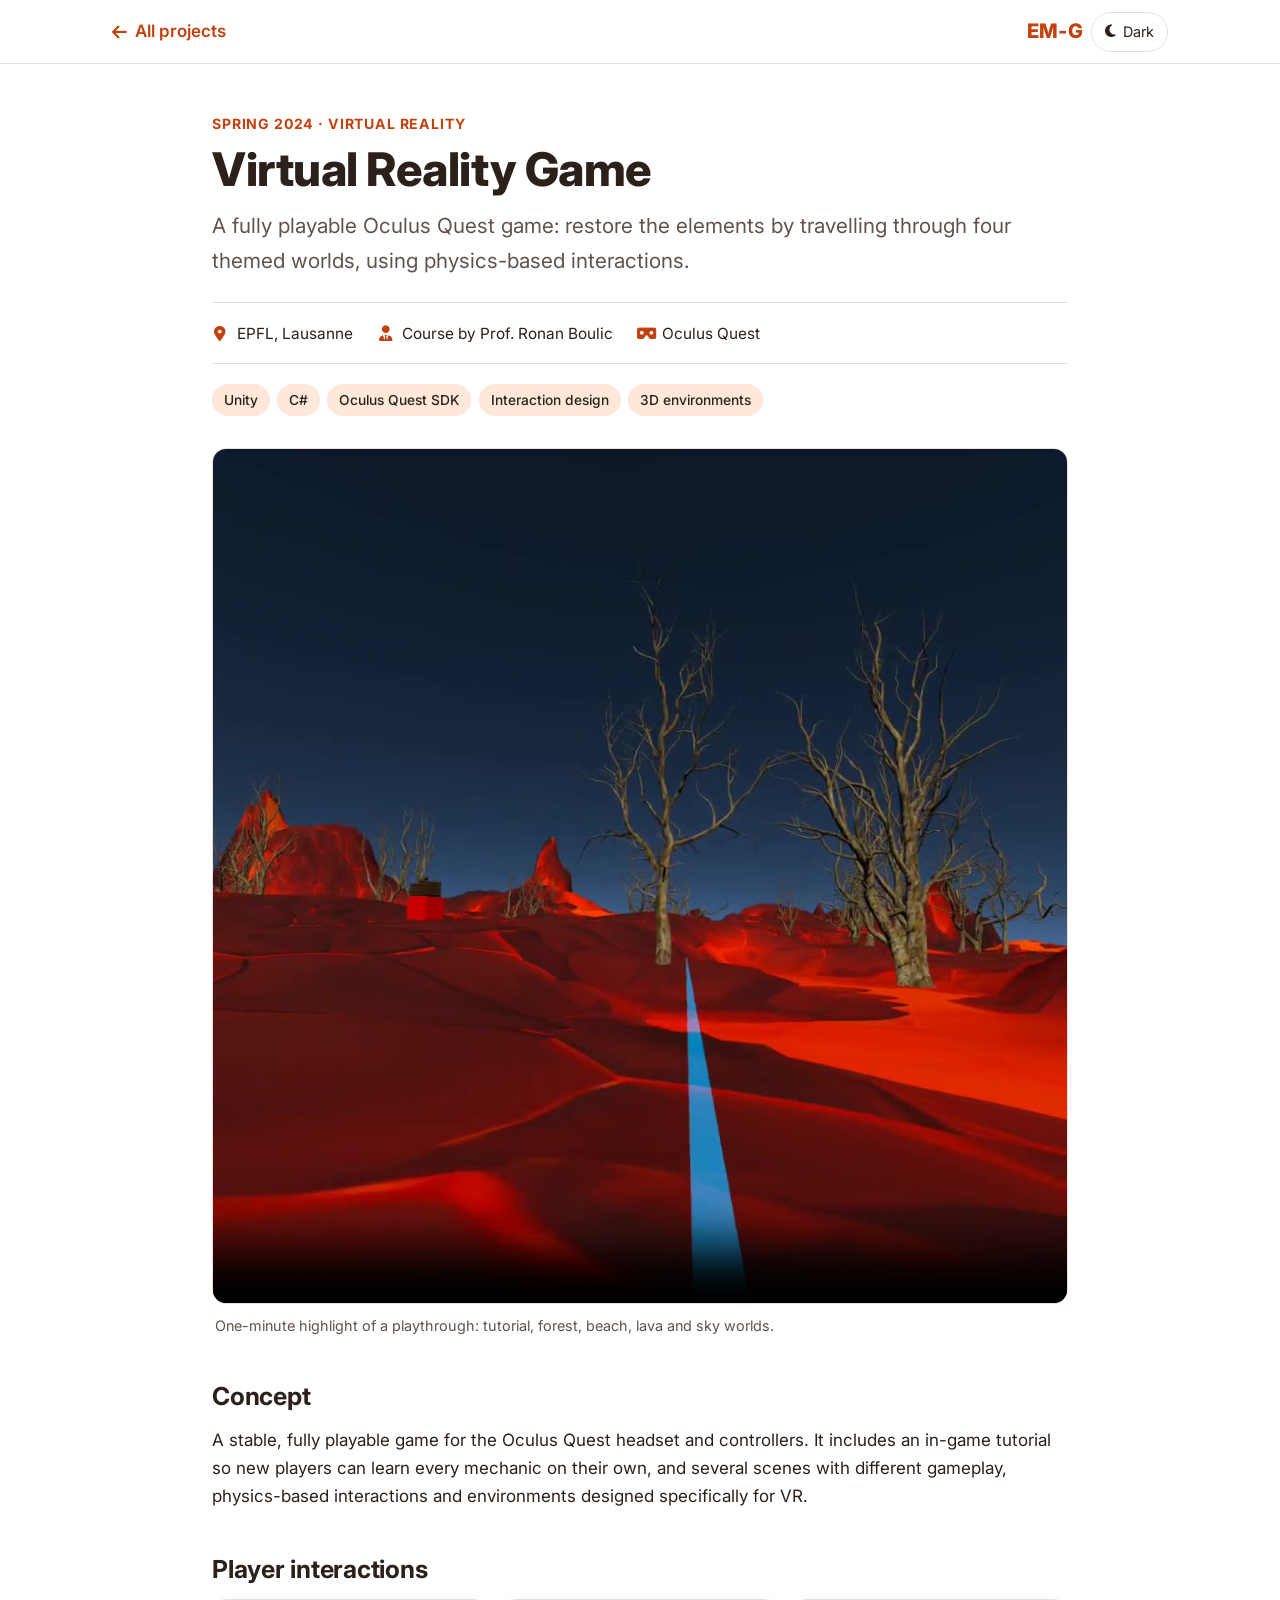
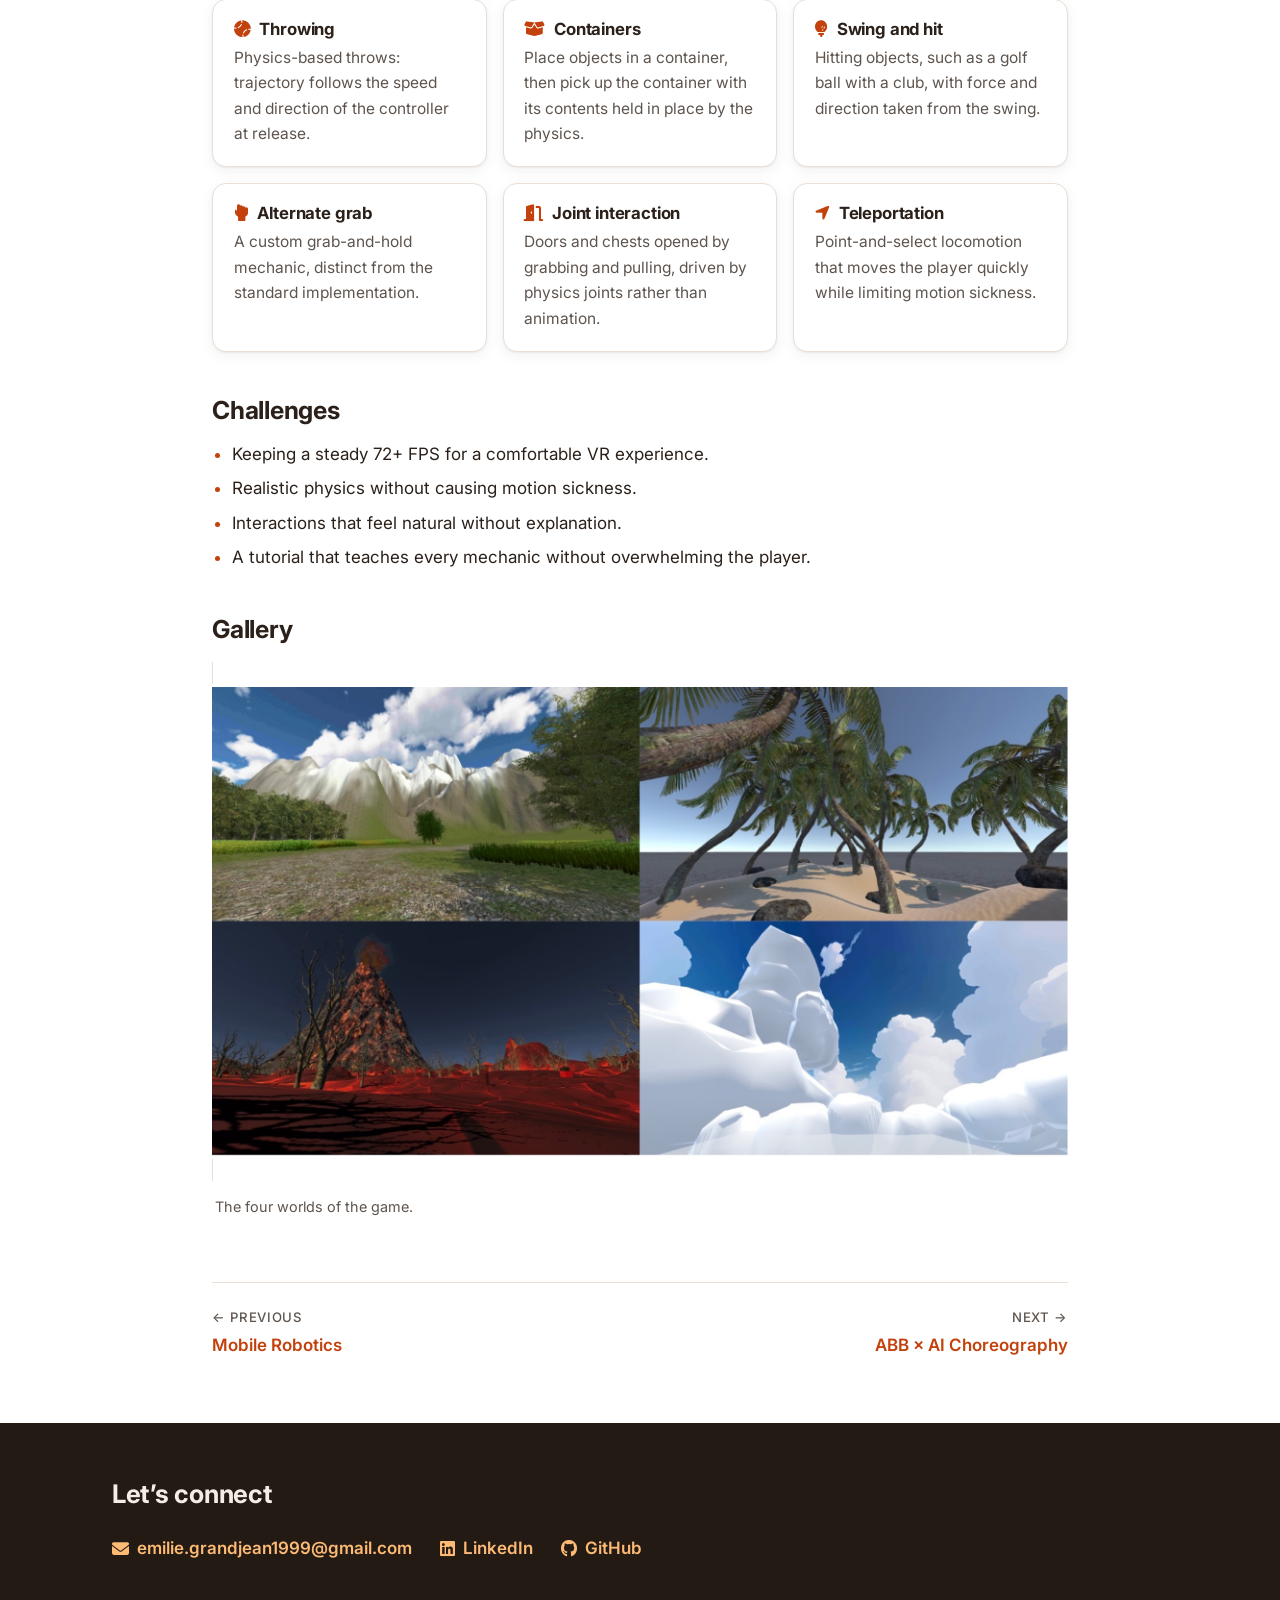
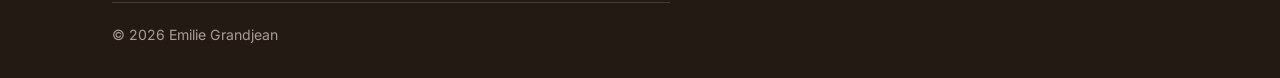
<file: projects/vr-game.html>
<!DOCTYPE html>
<html lang="en">
<head>
  <meta charset="UTF-8">
  <meta name="viewport" content="width=device-width, initial-scale=1">
  <title>Virtual Reality Game — Emilie Grandjean</title>
  <meta name="description" content="A fully playable Oculus Quest game with four themed worlds, physics-based interactions, teleportation and a self-contained tutorial. Built in Unity (C#).">
  <meta property="og:type" content="article">
  <meta property="og:title" content="Virtual Reality Game — Emilie Grandjean">
  <meta property="og:description" content="A fully playable Oculus Quest game with four themed worlds, physics-based interactions, teleportation and a self-contained tutorial. Built in Unity (C#).">
  <meta property="og:url" content="https://emiliesdgh.github.io/portfolio/projects/vr-game.html">
  <meta property="og:image" content="https://emiliesdgh.github.io/portfolio/assets/VR/vr_worlds.jpg">
  <meta name="twitter:card" content="summary_large_image">
  <link rel="icon" href="../favicon.svg" type="image/svg+xml">
  <link rel="preconnect" href="https://fonts.googleapis.com">
  <link rel="preconnect" href="https://fonts.gstatic.com" crossorigin>
  <link href="https://fonts.googleapis.com/css2?family=Inter:wght@400;500;600;700;800&display=swap" rel="stylesheet">
  <link rel="stylesheet" href="https://cdnjs.cloudflare.com/ajax/libs/font-awesome/6.5.2/css/all.min.css">
  <link rel="stylesheet" href="../css/styles.css">
  <script>(function(){var t;try{t=localStorage.getItem('theme')}catch(e){}if(!t)t=window.matchMedia('(prefers-color-scheme: dark)').matches?'dark':'light';var r=document.documentElement;r.setAttribute('data-theme',t);r.classList.add('js')})();</script>
</head>
<body>
  <a class="skip-link" href="#main">Skip to content</a>

  <header class="site-header">
    <div class="container">
      <a href="../index.html#projects" class="back-link"><i class="fas fa-arrow-left" aria-hidden="true"></i>All projects</a>
      <div class="header-right">
        <a href="../index.html" class="logo" aria-label="Emilie Grandjean — home">EM-G</a>
        <button id="theme-toggle" class="icon-btn" type="button" aria-label="Switch to dark mode">
          <i class="fas fa-moon" aria-hidden="true"></i><span class="theme-label">Dark</span>
        </button>
      </div>
    </div>
  </header>

  <main id="main" class="project">
    <div class="container">

      <!-- <p class="eyebrow">Spring 2024 · Virtual Reality</p>  course</p> -->
      <p class="eyebrow">Spring 2024 · Virtual Reality</p>
      <h1>Virtual Reality Game</h1>
      <p class="lead">A fully playable Oculus Quest game: restore the elements by travelling through four themed worlds, using physics-based interactions.</p>
      <ul class="facts">
        <li><i class="fas fa-location-dot" aria-hidden="true"></i><span>EPFL, Lausanne</span></li>
        <li><i class="fas fa-user-tie" aria-hidden="true"></i><span>Course by Prof. Ronan Boulic</span></li>
        <li><i class="fas fa-vr-cardboard" aria-hidden="true"></i><span>Oculus Quest</span></li>
      </ul>
      <ul class="tags"><li class="tag">Unity</li><li class="tag">C#</li><li class="tag">Oculus Quest SDK</li><li class="tag">Interaction design</li><li class="tag">3D environments</li></ul>
      
      <figure class="hero-media">
        <div class="media"><video src="../assets/VR/element_room_highlight.mp4" poster="../assets/VR/element_room_highlight_poster.jpg" width="1024" height="1024" muted loop playsinline preload="metadata" controls data-autoplay></video></div>
        <figcaption>One-minute highlight of a playthrough: tutorial, forest, beach, lava and sky worlds.</figcaption>
      </figure>

      <h2>Concept</h2>
      <p>A stable, fully playable game for the Oculus Quest headset and controllers. It includes an in-game tutorial so new players can learn every mechanic on their own, and several scenes with different gameplay, physics-based interactions and environments designed specifically for VR.</p>

      <h2>Player interactions</h2>
      <div class="feature-grid">
        <div class="card feature"><h3><i class="fas fa-baseball" aria-hidden="true"></i>Throwing</h3><p>Physics-based throws: trajectory follows the speed and direction of the controller at release.</p></div>
        <div class="card feature"><h3><i class="fas fa-box-open" aria-hidden="true"></i>Containers</h3><p>Place objects in a container, then pick up the container with its contents held in place by the physics.</p></div>
        <div class="card feature"><h3><i class="fas fa-golf-ball-tee" aria-hidden="true"></i>Swing and hit</h3><p>Hitting objects, such as a golf ball with a club, with force and direction taken from the swing.</p></div>
        <div class="card feature"><h3><i class="fas fa-hand-back-fist" aria-hidden="true"></i>Alternate grab</h3><p>A custom grab-and-hold mechanic, distinct from the standard implementation.</p></div>
        <div class="card feature"><h3><i class="fas fa-door-open" aria-hidden="true"></i>Joint interaction</h3><p>Doors and chests opened by grabbing and pulling, driven by physics joints rather than animation.</p></div>
        <div class="card feature"><h3><i class="fas fa-location-arrow" aria-hidden="true"></i>Teleportation</h3><p>Point-and-select locomotion that moves the player quickly while limiting motion sickness.</p></div>
      </div>

      <h2>Challenges</h2>
      <ul class="list">
        <li>Keeping a steady 72+ FPS for a comfortable VR experience.</li>
        <li>Realistic physics without causing motion sickness.</li>
        <li>Interactions that feel natural without explanation.</li>
        <li>A tutorial that teaches every mechanic without overwhelming the player.</li>
      </ul>

      <h2>Gallery</h2>
      
        <figure>
          <a class="media" href="../assets/VR/vr_worlds.jpg" target="_blank" rel="noopener"><img src="../assets/VR/vr_worlds.jpg" alt="Four panels showing the forest, beach, lava and cloud worlds" width="1782" height="976" loading="lazy"></a>
          <figcaption>The four worlds of the game.</figcaption>
        </figure>
      <nav class="project-nav" aria-label="More projects">
        <a class="prev" href="mobile-robotics.html"><span>← Previous</span>Mobile Robotics</a>
        <a class="next" href="abb-choreography.html"><span>Next →</span>ABB × AI Choreography</a>
      </nav>
    </div>
  </main>

  <footer class="site-footer">
    <div class="container">
      <h2>Let’s connect</h2>
      <div class="links">
        <a href="mailto:emilie.grandjean1999@gmail.com"><i class="fas fa-envelope" aria-hidden="true"></i>emilie.grandjean1999@gmail.com</a>
        <a href="https://www.linkedin.com/in/emilie-grandjean-032227279/" target="_blank" rel="noopener"><i class="fab fa-linkedin" aria-hidden="true"></i>LinkedIn</a>
        <a href="https://github.com/emiliesdgh" target="_blank" rel="noopener"><i class="fab fa-github" aria-hidden="true"></i>GitHub</a>
      </div>
      <p class="copy">© <span id="year">2026</span> Emilie Grandjean</p>
    </div>
  </footer>

  <script src="../js/main.js"></script>
</body>
</html>
</file>
<file: css/styles.css>
/* ==========================================================================
   Emilie Grandjean — Portfolio
   One stylesheet shared by every page.
   ========================================================================== */

/* ---------- Design tokens ---------- */
:root {
  --bg: #ffffff;
  --bg-alt: #fdf5ef;
  --surface: #ffffff;
  --text: #2b211a;
  --muted: #5e544d;
  --border: #eadfd6;
  --accent: #c2410c;          /* text/links: 5.2:1 on white (WCAG AA) */
  --accent-hover: #9a3412;
  --accent-soft: #ffe8d9;     /* tag backgrounds */
  --on-accent: #ffffff;
  --hero-from: #fde4d5;
  --hero-to: #f7b08a;
  --shadow: 0 1px 2px rgba(43, 33, 26, .06), 0 4px 14px rgba(43, 33, 26, .06);
  --shadow-lg: 0 10px 30px rgba(43, 33, 26, .12);
  --radius: 14px;
  --maxw: 1120px;
  --header-h: 64px;
  color-scheme: light;
}

:root[data-theme="dark"] {
  --bg: #15110e;
  --bg-alt: #1c1714;
  --surface: #221c18;
  --text: #f4ece5;
  --muted: #bcb0a6;
  --border: #3a302a;
  --accent: #fb923c;
  --accent-hover: #fdba74;
  --accent-soft: #3d2416;
  --on-accent: #1a0f08;
  --hero-from: #2a1a12;
  --hero-to: #4a2615;
  --shadow: 0 1px 2px rgba(0, 0, 0, .4);
  --shadow-lg: 0 10px 30px rgba(0, 0, 0, .5);
  color-scheme: dark;
}

/* ---------- Base ---------- */
*, *::before, *::after { box-sizing: border-box; }
* { margin: 0; }

html { scroll-behavior: smooth; -webkit-text-size-adjust: 100%; }
@media (prefers-reduced-motion: reduce) { html { scroll-behavior: auto; } }

body {
  font-family: "Inter", -apple-system, BlinkMacSystemFont, "Segoe UI", Roboto, sans-serif;
  font-size: 1.0625rem;
  line-height: 1.65;
  color: var(--text);
  background: var(--bg);
  transition: background-color .25s ease, color .25s ease;
}

img, video { display: block; max-width: 100%; height: auto; }
a { color: var(--accent); text-underline-offset: 3px; }
a:hover { color: var(--accent-hover); }
h1, h2, h3 { line-height: 1.2; letter-spacing: -.01em; }
p + p { margin-top: .9em; }
code { font-size: .92em; background: var(--bg-alt); border: 1px solid var(--border); border-radius: 5px; padding: .05em .35em; overflow-wrap: anywhere; }
:focus-visible { outline: 3px solid var(--accent); outline-offset: 3px; border-radius: 4px; }

.skip-link {
  position: absolute; left: -9999px; top: 0; z-index: 2000;
  background: var(--accent); color: var(--on-accent); padding: .6rem 1rem;
}
.skip-link:focus { left: 1rem; top: 1rem; }

.container { max-width: var(--maxw); margin: 0 auto; padding: 0 1.25rem; }
@media (min-width: 768px) { .container { padding: 0 2rem; } }

/* ---------- Header / navigation ---------- */
.site-header {
  position: sticky; top: 0; z-index: 1000;
  height: var(--header-h);
  background: color-mix(in srgb, var(--bg) 88%, transparent);
  backdrop-filter: saturate(140%) blur(10px);
  -webkit-backdrop-filter: saturate(140%) blur(10px);
  border-bottom: 1px solid var(--border);
}
.site-header .container {
  height: 100%; display: flex; align-items: center; justify-content: space-between; gap: 1rem;
}
.logo { font-weight: 800; font-size: 1.25rem; color: var(--accent); text-decoration: none; letter-spacing: .02em; }
.header-right { display: flex; align-items: center; gap: .5rem; }

.nav-links { display: flex; gap: 1.75rem; list-style: none; padding: 0; }
.nav-links a { color: var(--text); text-decoration: none; font-weight: 500; font-size: .98rem; }
.nav-links a:hover, .nav-links a.active { color: var(--accent); }

.icon-btn {
  display: inline-flex; align-items: center; justify-content: center; gap: .45rem;
  min-width: 40px; height: 40px; padding: 0 .8rem;
  border: 1px solid var(--border); border-radius: 999px;
  background: var(--surface); color: var(--text);
  font: inherit; font-size: .9rem; cursor: pointer;
  transition: border-color .2s ease, color .2s ease;
}
.icon-btn:hover { border-color: var(--accent); color: var(--accent); }
.menu-toggle { display: none; }

.back-link { display: inline-flex; align-items: center; gap: .5rem; font-weight: 600; text-decoration: none; }

@media (max-width: 820px) {
  .menu-toggle { display: inline-flex; }
  .nav-links {
    display: none;
    position: absolute; top: var(--header-h); left: 0; right: 0;
    flex-direction: column; gap: 0;
    background: var(--bg); border-bottom: 1px solid var(--border); box-shadow: var(--shadow-lg);
  }
  .nav-links.open { display: flex; }
  .nav-links a { display: block; padding: .9rem 1.25rem; border-top: 1px solid var(--border); }
  .theme-label { display: none; }
}

/* ---------- Sections ---------- */
section[id], .project h2 { scroll-margin-top: calc(var(--header-h) + 16px); }
.section { padding: 4.5rem 0; }
.section.alt { background: var(--bg-alt); }
.section-title { font-size: clamp(1.75rem, 4vw, 2.25rem); font-weight: 800; margin-bottom: 2rem; }
.section-title:has(+ .section-intro) { margin-bottom: .6rem; }
.section-intro { color: var(--muted); max-width: 70ch; margin-bottom: 2.25rem; }

/* ---------- Hero ---------- */
.hero {
  background: linear-gradient(135deg, var(--hero-from) 0%, var(--hero-to) 100%);
  padding: 4rem 0 4.5rem;
}
.hero .container { display: grid; grid-template-columns: 260px 1fr; gap: 3rem; align-items: center; }
.profile-pic {
  width: 260px; height: 260px; object-fit: cover; object-position: 50% 20%;
  border-radius: 50%; border: 4px solid rgba(255, 255, 255, .8); box-shadow: var(--shadow-lg);
}
.hero h1 { font-size: clamp(2.4rem, 6vw, 3.75rem); font-weight: 800; letter-spacing: -.02em; }
.hero .role { font-size: clamp(1.15rem, 2.4vw, 1.45rem); font-weight: 600; margin-top: .4rem; }
.hero .quote { font-style: italic; margin-top: .9rem; color: var(--text); opacity: .85; }
.hero .meta-line { margin-top: .9rem; display: flex; flex-wrap: wrap; gap: .4rem 1.25rem; font-size: .98rem; }
.hero .meta-line i { color: var(--accent); margin-right: .35rem; }
.hero-actions { display: flex; flex-wrap: wrap; gap: .75rem; margin-top: 1.75rem; }

.btn {
  display: inline-flex; align-items: center; gap: .5rem;
  padding: .7rem 1.2rem; border-radius: 999px;
  font-weight: 600; font-size: .98rem; text-decoration: none;
  border: 2px solid var(--accent); transition: background-color .2s ease, color .2s ease, transform .2s ease;
}
.btn-primary { background: var(--accent); color: var(--on-accent); }
.btn-primary:hover { background: var(--accent-hover); border-color: var(--accent-hover); color: var(--on-accent); }
.btn-ghost { background: color-mix(in srgb, var(--bg) 70%, transparent); color: var(--text); border-color: transparent; }
.btn-ghost:hover { color: var(--accent); }
.btn:active { transform: translateY(1px); }

@media (max-width: 760px) {
  .hero { padding: 2.5rem 0 3rem; }
  .hero .container { grid-template-columns: 1fr; text-align: center; gap: 1.5rem; }
  .profile-pic { width: 180px; height: 180px; margin: 0 auto; }
  .hero .meta-line, .hero-actions { justify-content: center; }
}

/* ---------- About ---------- */
.about p { max-width: 72ch; font-size: 1.1rem; }

/* ---------- Cards (shared) ---------- */
.card {
  background: var(--surface); border: 1px solid var(--border); border-radius: var(--radius);
  box-shadow: var(--shadow);
}

/* ---------- Timeline (experience, recognition) ---------- */
.timeline { display: grid; gap: 1.25rem; }
.entry { padding: 1.5rem 1.6rem; border-left: 4px solid var(--accent); }
.entry-head { display: flex; flex-wrap: wrap; justify-content: space-between; gap: .4rem 1rem; align-items: baseline; }
.entry h3 { font-size: 1.2rem; }
.entry .org { font-weight: 600; color: var(--muted); }
.entry .date {
  font-size: .88rem; font-weight: 600; color: var(--muted);
  background: var(--bg-alt); border: 1px solid var(--border); border-radius: 999px; padding: .2rem .75rem; white-space: nowrap;
}
.entry .place { font-size: .92rem; color: var(--muted); margin-top: .2rem; }
.entry ul { margin-top: .75rem; padding-left: 1.2rem; }
.entry li + li { margin-top: .35rem; }
.entry li::marker { color: var(--accent); }

/* ---------- Projects grid ---------- */
.projects-grid { display: grid; gap: 1.5rem; grid-template-columns: repeat(auto-fill, minmax(min(100%, 320px), 1fr)); }
.project-card {
  display: flex; flex-direction: column; overflow: hidden; text-decoration: none; color: inherit;
  transition: transform .2s ease, box-shadow .2s ease, border-color .2s ease;
}
.project-card:hover { transform: translateY(-4px); box-shadow: var(--shadow-lg); border-color: var(--accent); color: inherit; }
.project-card .thumb { aspect-ratio: 16 / 10; width: 100%; object-fit: cover; background: var(--bg-alt); }
.project-card .body { padding: 1.25rem 1.35rem 1.4rem; display: flex; flex-direction: column; gap: .55rem; flex: 1; }
.project-card .when { font-size: .85rem; font-weight: 600; color: var(--accent); text-transform: uppercase; letter-spacing: .04em; }
.project-card h3 { font-size: 1.2rem; }
.project-card p { color: var(--muted); font-size: .98rem; }
.project-card .more { margin-top: auto; padding-top: .4rem; font-weight: 600; color: var(--accent); }
.project-card .more i { transition: transform .2s ease; }
.project-card:hover .more i { transform: translateX(4px); }

.note { margin-top: 2rem; color: var(--muted); font-size: .98rem; }

/* ---------- Tags ---------- */
.tags { display: flex; flex-wrap: wrap; gap: .45rem; list-style: none; padding: 0; }
.tag {
  background: var(--accent-soft); color: var(--text);
  padding: .28rem .75rem; border-radius: 999px; font-size: .86rem; font-weight: 500;
}

/* ---------- Education ---------- */
.edu-grid { display: grid; gap: 1.5rem; grid-template-columns: repeat(auto-fit, minmax(min(100%, 320px), 1fr)); }
.edu { padding: 1.6rem; }
.edu .icon { font-size: 1.9rem; color: var(--accent); margin-bottom: .75rem; }
.edu h3 { font-size: 1.2rem; }
.edu .school { font-weight: 600; margin-top: .25rem; }
.edu .date { color: var(--muted); font-size: .95rem; }
.edu .grade { display: inline-block; margin-top: .8rem; padding: .25rem .8rem; border-radius: 999px; background: var(--accent); color: var(--on-accent); font-weight: 600; font-size: .9rem; }
.edu .courses { margin-top: .8rem; color: var(--muted); font-size: .96rem; }

/* ---------- Skills ---------- */
.skills-grid { display: grid; gap: 1.25rem; grid-template-columns: repeat(auto-fit, minmax(min(100%, 300px), 1fr)); }
.skill-group { padding: 1.4rem 1.5rem; }
.skill-group h3 { font-size: 1.05rem; margin-bottom: .8rem; display: flex; align-items: center; gap: .6rem; }
.skill-group h3 i { color: var(--accent); width: 1.2em; text-align: center; }

.languages { display: flex; flex-wrap: wrap; gap: 1rem; margin-top: 2.5rem; }
.language { padding: 1rem 1.4rem; display: flex; align-items: center; gap: .75rem; }
.language .name { font-weight: 700; }
.language .level { color: var(--muted); font-size: .92rem; }

/* ---------- Footer ---------- */
.site-footer { background: #241a14; color: #f4ece5; padding: 3.5rem 0 2rem; }
:root[data-theme="dark"] .site-footer { background: #0e0b09; }
.site-footer h2 { font-size: 1.6rem; margin-bottom: .6rem; }
.site-footer p { color: #d6cbc2; max-width: 62ch; }
.site-footer .links { display: flex; flex-wrap: wrap; gap: .75rem 1.75rem; margin-top: 1.5rem; }
.site-footer a { color: #fdba74; text-decoration: none; display: inline-flex; align-items: center; gap: .5rem; font-weight: 600; min-width: 0; overflow-wrap: anywhere; }
.site-footer a:hover { color: #ffffff; }
.site-footer .copy { margin-top: 2.5rem; padding-top: 1.25rem; border-top: 1px solid rgba(255, 255, 255, .15); font-size: .88rem; color: #a99d94; }

/* ==========================================================================
   Project pages
   ========================================================================== */
.project { padding: 3rem 0 4rem; }
.project .container { max-width: 920px; }
.eyebrow { font-size: .88rem; font-weight: 700; color: var(--accent); text-transform: uppercase; letter-spacing: .06em; }
.project h1 { font-size: clamp(2rem, 5vw, 2.9rem); font-weight: 800; margin-top: .4rem; }
.project .lead { font-size: clamp(1.1rem, 2.2vw, 1.3rem); color: var(--muted); margin-top: .75rem; max-width: 62ch; }

.facts { display: flex; flex-wrap: wrap; gap: .5rem 1.5rem; list-style: none; padding: 1.1rem 0; margin: 1.5rem 0 1.25rem; border-top: 1px solid var(--border); border-bottom: 1px solid var(--border); font-size: .96rem; }
.facts li { display: flex; align-items: center; gap: .5rem; }
.facts i { color: var(--accent); width: 1.1em; text-align: center; }

.project h2 { font-size: 1.55rem; margin: 2.75rem 0 .9rem; }
.project h3 { font-size: 1.15rem; margin: 1.5rem 0 .4rem; }
.project ul.list { padding-left: 1.25rem; }
.project ul.list li + li { margin-top: .4rem; }
.project ul.list li::marker { color: var(--accent); }
.project ol.steps { padding-left: 1.4rem; }
.project ol.steps li + li { margin-top: .4rem; }
.project ol + p, .project ul + p { margin-top: 1rem; }

.feature-grid { display: grid; gap: 1rem; grid-template-columns: repeat(auto-fit, minmax(min(100%, 250px), 1fr)); }
.feature { padding: 1.2rem 1.3rem; }
.feature h3 { margin: 0 0 .35rem; font-size: 1.05rem; display: flex; gap: .55rem; align-items: center; }
.feature h3 i { color: var(--accent); }
.feature p, .feature li { color: var(--muted); font-size: .97rem; }

.callout { padding: 1.3rem 1.5rem; background: var(--accent-soft); border-radius: var(--radius); margin: 1.5rem 0; }
.callout h3 { margin-top: 0; }

/* Media */
figure { margin: 0; }
.media { overflow: hidden; border-radius: var(--radius); background: var(--bg-alt); border: 1px solid var(--border); }
.media img, .media video { width: 100%; }
figcaption { font-size: .9rem; color: var(--muted); padding: .65rem .2rem 0; }
.hero-media { margin: 2rem 0 .5rem; }
.hero-media.portrait .media { max-width: 420px; margin: 0 auto; }
.hero-media.portrait figcaption { text-align: center; }

.gallery { display: grid; gap: 1.25rem; grid-template-columns: repeat(auto-fit, minmax(min(100%, 260px), 1fr)); margin-top: 1rem; }
.gallery.two { grid-template-columns: repeat(auto-fit, minmax(min(100%, 340px), 1fr)); }
.gallery .media img { aspect-ratio: 4 / 3; object-fit: cover; }
.gallery .media.contain img { object-fit: contain; background: #fff; }
.gallery a.media { display: block; }
.wide-figure { margin-top: 1.25rem; }
.wide-figure .media img { background: #fff; }

/* Prev / next */
.project-nav { display: flex; justify-content: space-between; gap: 1rem; flex-wrap: wrap; margin-top: 4rem; padding-top: 1.5rem; border-top: 1px solid var(--border); }
.project-nav a { text-decoration: none; font-weight: 600; display: inline-flex; flex-direction: column; gap: .15rem; max-width: 48%; }
.project-nav a span { font-size: .82rem; color: var(--muted); font-weight: 500; text-transform: uppercase; letter-spacing: .05em; }
.project-nav .next { margin-left: auto; text-align: right; }

/* ---------- Reveal on scroll (only when JS is running) ---------- */
.js .reveal { opacity: 0; transform: translateY(18px); transition: opacity .6s ease, transform .6s ease; }
.js .reveal.visible { opacity: 1; transform: none; }
@media (prefers-reduced-motion: reduce) {
  .js .reveal { opacity: 1; transform: none; transition: none; }
  .project-card, .project-card:hover { transform: none; }
}
</file>
